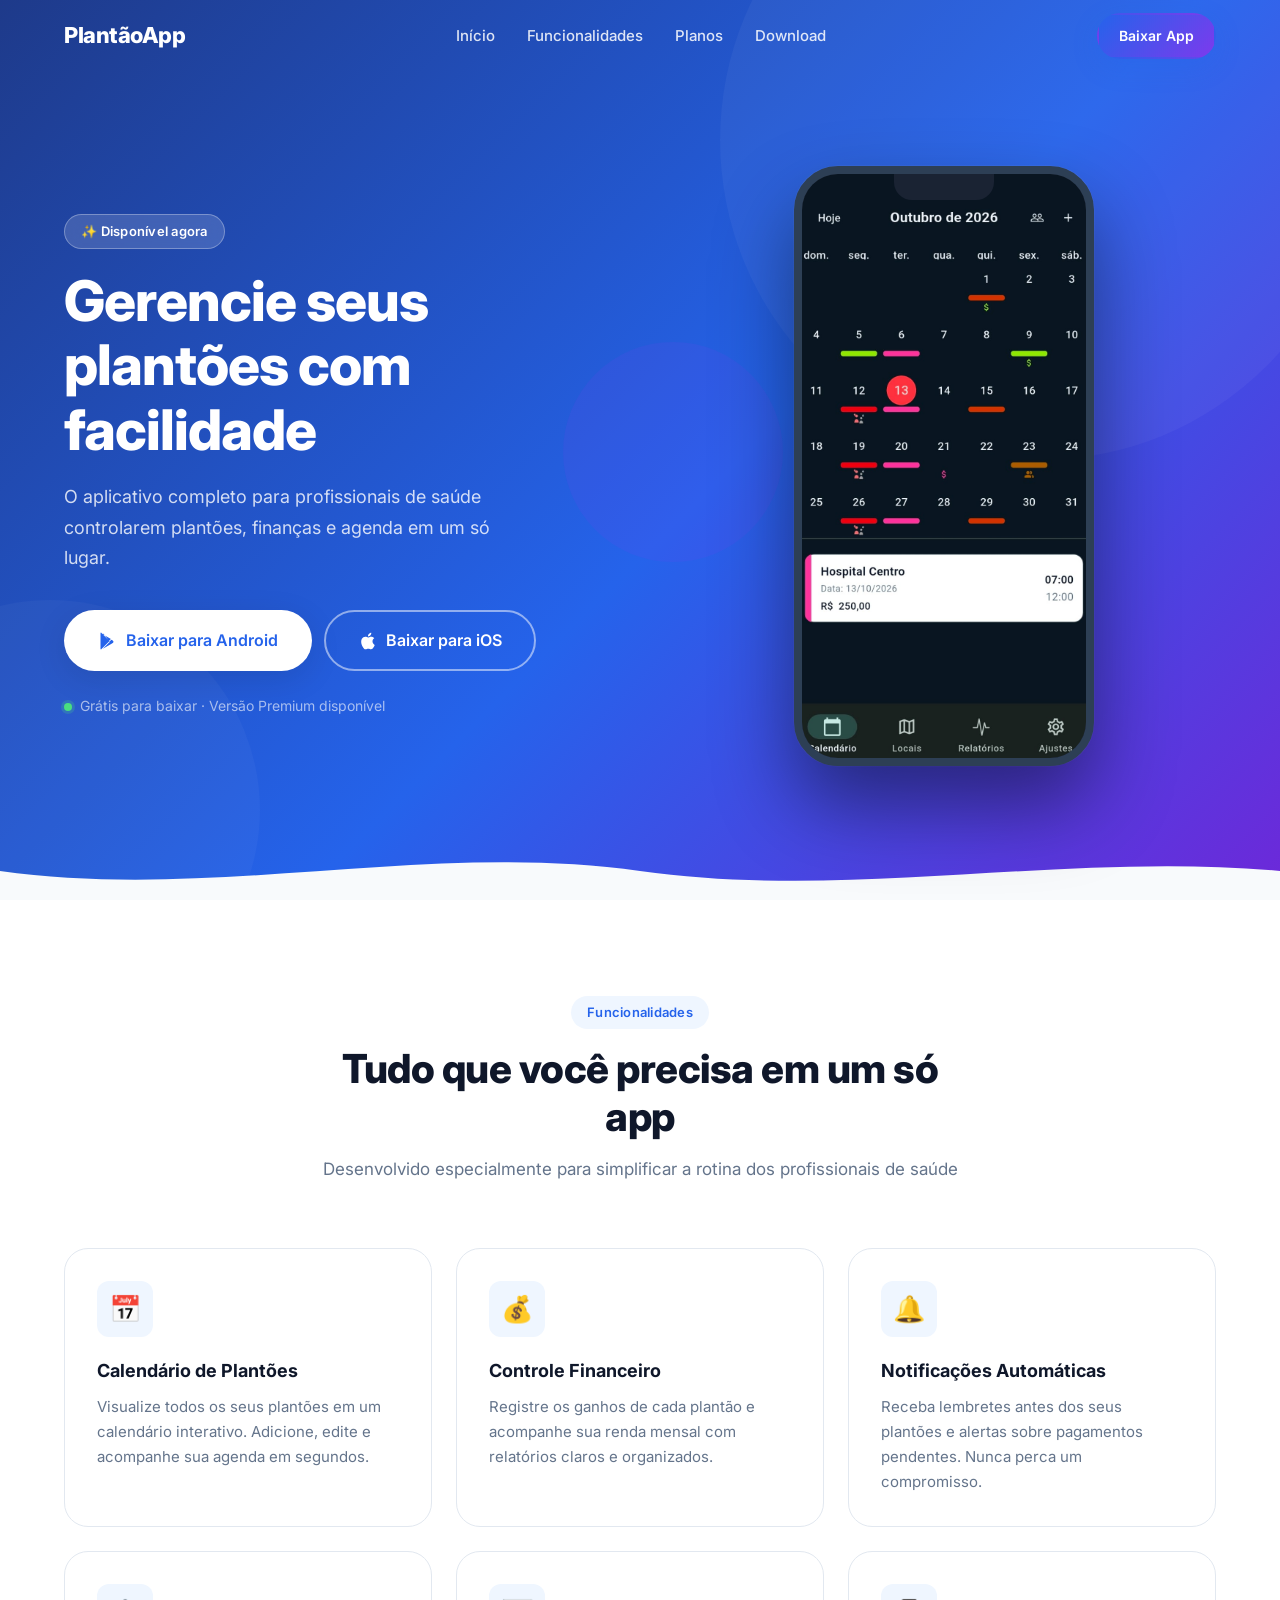
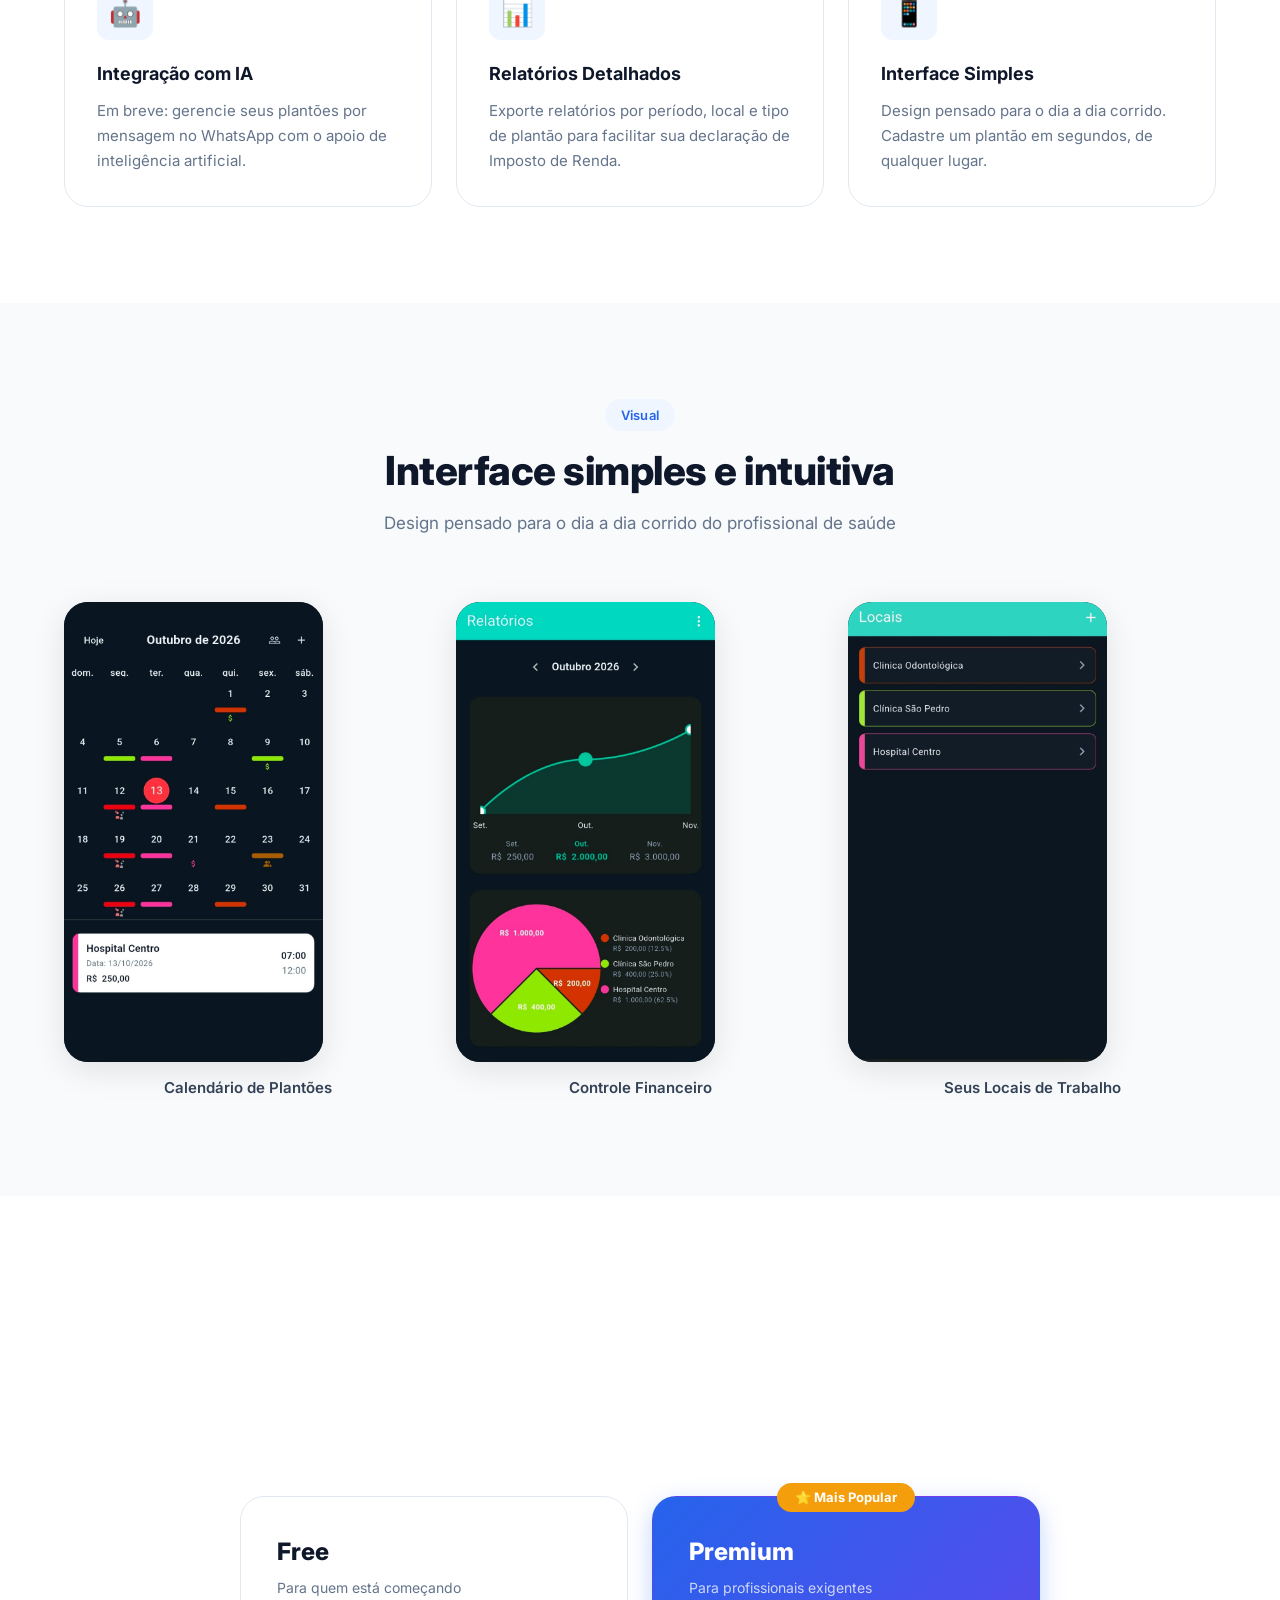
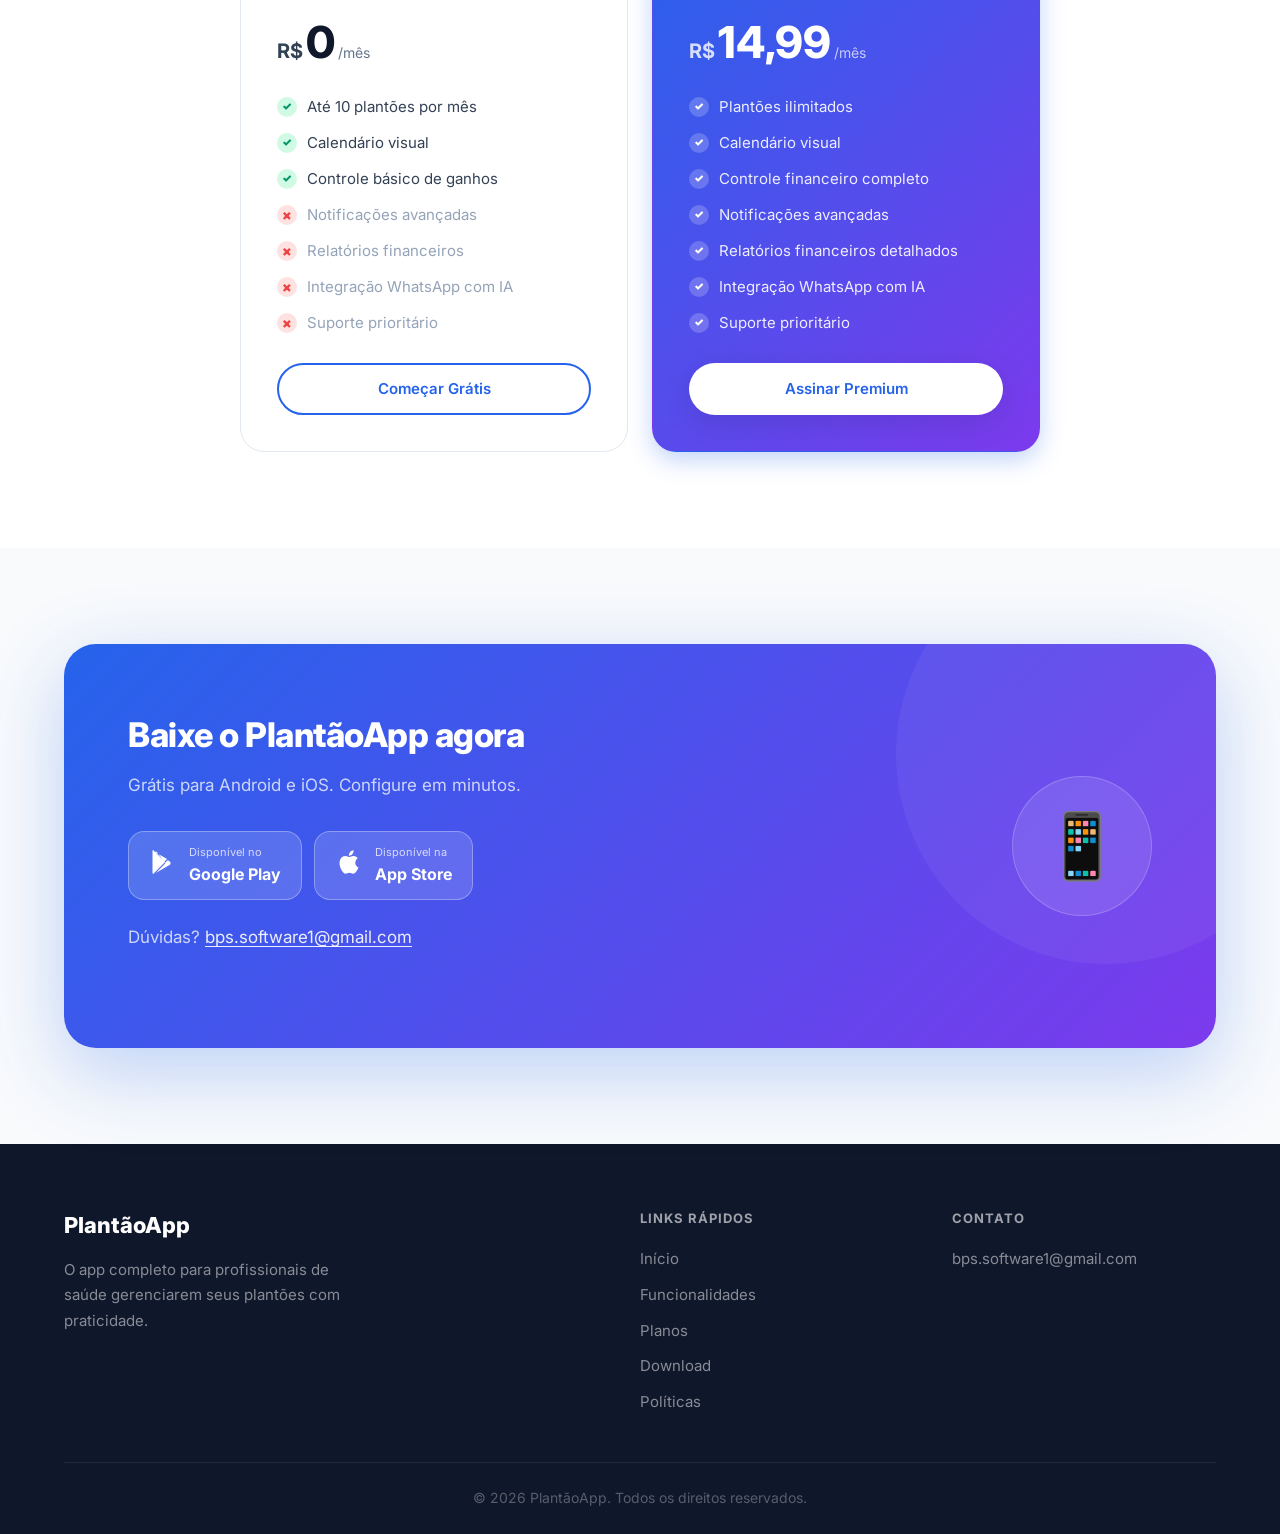
<file: index.html>
<!DOCTYPE html>
<html lang="pt-BR">
<head>
  <meta charset="UTF-8">
  <meta name="viewport" content="width=device-width, initial-scale=1.0">
  <meta name="description" id="meta-description" content="Gerencie seus plantões com facilidade">
  <meta name="theme-color" content="#2563EB">
  <title>PlantãoApp</title>
  <link rel="preconnect" href="https://fonts.googleapis.com">
  <link rel="preconnect" href="https://fonts.gstatic.com" crossorigin>
  <link href="https://fonts.googleapis.com/css2?family=Inter:wght@400;500;600;700;800&display=swap" rel="stylesheet">
  <link rel="stylesheet" href="styles.css">
</head>
<body>

  <!-- ===== NAVBAR ===== -->
  <nav class="navbar" id="navbar">
    <div class="container nav-container">
      <a href="#inicio" class="logo" id="nav-logo">APP_NAME</a>

      <ul class="nav-links" id="nav-links">
        <li><a href="#inicio" class="nav-link">Início</a></li>
        <li><a href="#funcionalidades" class="nav-link">Funcionalidades</a></li>
        <li><a href="#planos" class="nav-link">Planos</a></li>
        <li><a href="#download" class="nav-link">Download</a></li>
      </ul>

      <div class="nav-actions">
        <a href="#download" class="btn btn-primary nav-cta btn-ripple" id="nav-cta">Baixar App</a>
        <button class="hamburger" id="hamburger" aria-label="Abrir menu">
          <span></span>
          <span></span>
          <span></span>
        </button>
      </div>
    </div>
  </nav>

  <!-- ===== HERO ===== -->
  <section class="hero" id="inicio">
    <div class="hero-circles" aria-hidden="true">
      <div class="circle c1"></div>
      <div class="circle c2"></div>
      <div class="circle c3"></div>
    </div>

    <div class="container hero-container">
      <!-- Texto principal -->
      <div class="hero-text">
        <span class="badge badge-hero">✨ Disponível agora</span>
        <h1 class="hero-title" id="hero-title">Gerencie seus plantões com facilidade</h1>
        <p class="hero-subtitle" id="hero-subtitle">
          O aplicativo completo para profissionais de saúde controlarem plantões, finanças e agenda em um só lugar.
        </p>
        <div class="hero-cta">
          <a href="#" class="btn btn-white btn-large btn-ripple" id="hero-android" download>
            <svg width="20" height="20" viewBox="0 0 24 24" fill="currentColor" aria-hidden="true">
              <path d="M3.609 1.814L13.792 12 3.61 22.186a.996.996 0 01-.61-.92V2.734a1 1 0 01.609-.92zm10.89 10.893l2.302 2.302-10.937 6.333 8.635-8.635zm3.199-1.199c.539.428.829 1.019.829 1.492s-.29 1.064-.83 1.492l-1.628.942-2.504-2.504 2.504-2.504 1.629.942v.14zm-13.126-8.34l10.937 6.333-2.302 2.302L6.572 3.168z"/>
            </svg>
            Baixar para Android
          </a>
          <a href="#" class="btn btn-outline-white btn-large btn-ripple" id="hero-ios">
            <svg width="20" height="20" viewBox="0 0 24 24" fill="currentColor" aria-hidden="true">
              <path d="M18.71 19.5c-.83 1.24-1.71 2.45-3.05 2.47-1.34.03-1.77-.79-3.29-.79-1.53 0-2 .77-3.27.82-1.31.05-2.3-1.32-3.14-2.53C4.25 17 2.94 12.45 4.7 9.39c.87-1.52 2.43-2.48 4.12-2.51 1.28-.02 2.5.87 3.29.87.78 0 2.26-1.07 3.8-.91.65.03 2.47.26 3.64 1.98-.22.14-2.19 1.28-2.17 3.8.03 3.02 2.65 4.03 2.68 4.04-.03.07-.42 1.44-1.36 2.78M13 3.5c.73-.83 1.94-1.46 2.94-1.5.13 1.17-.34 2.35-1.04 3.19-.69.85-1.83 1.51-2.95 1.42-.15-1.15.41-2.35 1.05-3.11z"/>
            </svg>
            Baixar para iOS
          </a>
        </div>
        <p class="hero-note">
          <span class="dot-green" aria-hidden="true"></span>
          Grátis para baixar · Versão Premium disponível
        </p>
      </div>

      <!-- Mockup do app com captura de tela real -->
      <div class="hero-visual" aria-hidden="true">
        <div class="phone-mockup">
          <div class="phone-notch"></div>
          <div class="phone-screen">
            <img src="img/screenshot-calendario.jpg" alt="Calendário de plantões do app" class="phone-screenshot">
          </div>
        </div>
      </div>
    </div>

    <div class="hero-wave" aria-hidden="true">
      <svg viewBox="0 0 1440 60" xmlns="http://www.w3.org/2000/svg" preserveAspectRatio="none">
        <path d="M0,30 C240,60 480,0 720,30 C960,60 1200,10 1440,30 L1440,60 L0,60 Z" fill="#F8FAFC"/>
      </svg>
    </div>
  </section>

  <!-- ===== FUNCIONALIDADES ===== -->
  <section class="section features-section" id="funcionalidades">
    <div class="container">
      <div class="section-header fade-in">
        <span class="badge badge-section">Funcionalidades</span>
        <h2>Tudo que você precisa em um só app</h2>
        <p>Desenvolvido especialmente para simplificar a rotina dos profissionais de saúde</p>
      </div>
      <!-- Cards gerados dinamicamente pelo script.js via FEATURES array -->
      <div class="features-grid" id="features-grid"></div>
    </div>
  </section>

  <!-- ===== SCREENSHOTS ===== -->
  <section class="section screenshots-section" id="capturas">
    <div class="container">
      <div class="section-header fade-in">
        <span class="badge badge-section">Visual</span>
        <h2>Interface simples e intuitiva</h2>
        <p>Design pensado para o dia a dia corrido do profissional de saúde</p>
      </div>
      <div class="screenshots-grid">

        <div class="screenshot-card fade-in">
          <div class="screenshot-frame">
            <img src="img/screenshot-calendario.jpg" alt="Calendário de plantões do app">
          </div>
          <p class="screenshot-label">Calendário de Plantões</p>
        </div>

        <div class="screenshot-card fade-in">
          <div class="screenshot-frame">
            <img src="img/screenshot-relatorios.jpg" alt="Relatório financeiro do app">
          </div>
          <p class="screenshot-label">Controle Financeiro</p>
        </div>

        <div class="screenshot-card fade-in">
          <div class="screenshot-frame">
            <img src="img/screenshot-locais.jpg" alt="Locais de trabalho cadastrados no app">
          </div>
          <p class="screenshot-label">Seus Locais de Trabalho</p>
        </div>

      </div>
    </div>
  </section>

  <!-- ===== PLANOS ===== -->
  <section class="section pricing-section" id="planos">
    <div class="container">
      <div class="section-header fade-in">
        <span class="badge badge-section">Planos</span>
        <h2>Escolha o plano ideal para você</h2>
        <p>Comece gratuitamente e faça upgrade quando precisar de mais recursos</p>
      </div>
      <div class="pricing-grid">

        <!-- Plano Free -->
        <div class="pricing-card fade-in">
          <div class="plan-top">
            <h3 class="plan-name">Free</h3>
            <p class="plan-desc">Para quem está começando</p>
            <div class="plan-price">
              <span class="price-currency">R$</span>
              <span class="price-amount">0</span>
              <span class="price-period">/mês</span>
            </div>
          </div>
          <ul class="plan-features-list">
            <li class="feat-yes">Até 10 plantões por mês</li>
            <li class="feat-yes">Calendário visual</li>
            <li class="feat-yes">Controle básico de ganhos</li>
            <li class="feat-no">Notificações avançadas</li>
            <li class="feat-no">Relatórios financeiros</li>
            <li class="feat-no">Integração WhatsApp com IA</li>
            <li class="feat-no">Suporte prioritário</li>
          </ul>
          <a href="#download" class="btn btn-outline btn-full btn-ripple">Começar Grátis</a>
        </div>

        <!-- Plano Premium -->
        <div class="pricing-card pricing-featured fade-in">
          <div class="popular-tag">⭐ Mais Popular</div>
          <div class="plan-top">
            <h3 class="plan-name">Premium</h3>
            <p class="plan-desc">Para profissionais exigentes</p>
            <div class="plan-price">
              <span class="price-currency">R$</span>
              <span class="price-amount">14,99</span>
              <span class="price-period">/mês</span>
            </div>
          </div>
          <ul class="plan-features-list">
            <li class="feat-yes">Plantões ilimitados</li>
            <li class="feat-yes">Calendário visual</li>
            <li class="feat-yes">Controle financeiro completo</li>
            <li class="feat-yes">Notificações avançadas</li>
            <li class="feat-yes">Relatórios financeiros detalhados</li>
            <li class="feat-yes">Integração WhatsApp com IA</li>
            <li class="feat-yes">Suporte prioritário</li>
          </ul>
          <a href="#" class="btn btn-white btn-full btn-ripple" id="premium-btn">Assinar Premium</a>
        </div>

      </div>
    </div>
  </section>

  <!-- ===== DOWNLOAD ===== -->
  <section class="download-section" id="download">
    <div class="container">
      <div class="download-inner fade-in">
        <div class="download-text">
          <h2 id="download-title">Baixe agora e comece a organizar seus plantões</h2>
          <p id="download-subtitle">Grátis para Android e iOS. Configure em minutos.</p>
          <div class="store-buttons">
            <a href="#" class="store-btn btn-ripple" id="download-android" download>
              <div class="store-icon">
                <svg width="28" height="28" viewBox="0 0 24 24" fill="currentColor">
                  <path d="M3.609 1.814L13.792 12 3.61 22.186a.996.996 0 01-.61-.92V2.734a1 1 0 01.609-.92zm10.89 10.893l2.302 2.302-10.937 6.333 8.635-8.635zm3.199-1.199c.539.428.829 1.019.829 1.492s-.29 1.064-.83 1.492l-1.628.942-2.504-2.504 2.504-2.504 1.629.942v.14zm-13.126-8.34l10.937 6.333-2.302 2.302L6.572 3.168z"/>
                </svg>
              </div>
              <div class="store-text">
                <small>Disponível no</small>
                <strong>Google Play</strong>
              </div>
            </a>
            <a href="#" class="store-btn btn-ripple" id="download-ios">
              <div class="store-icon">
                <svg width="28" height="28" viewBox="0 0 24 24" fill="currentColor">
                  <path d="M18.71 19.5c-.83 1.24-1.71 2.45-3.05 2.47-1.34.03-1.77-.79-3.29-.79-1.53 0-2 .77-3.27.82-1.31.05-2.3-1.32-3.14-2.53C4.25 17 2.94 12.45 4.7 9.39c.87-1.52 2.43-2.48 4.12-2.51 1.28-.02 2.5.87 3.29.87.78 0 2.26-1.07 3.8-.91.65.03 2.47.26 3.64 1.98-.22.14-2.19 1.28-2.17 3.8.03 3.02 2.65 4.03 2.68 4.04-.03.07-.42 1.44-1.36 2.78M13 3.5c.73-.83 1.94-1.46 2.94-1.5.13 1.17-.34 2.35-1.04 3.19-.69.85-1.83 1.51-2.95 1.42-.15-1.15.41-2.35 1.05-3.11z"/>
                </svg>
              </div>
              <div class="store-text">
                <small>Disponível na</small>
                <strong>App Store</strong>
              </div>
            </a>
          </div>
          <p class="download-contact">
            Dúvidas? <a href="https://mail.google.com/mail/?view=cm&amp;fs=1&amp;to=bps.software1@gmail.com" target="_blank" rel="noopener" id="download-email">bps.software1@gmail.com</a>
          </p>
        </div>
        <div class="download-illustration" aria-hidden="true">
          <div class="dl-circle">📱</div>
        </div>
      </div>
    </div>
  </section>

  <!-- ===== FOOTER ===== -->
  <footer class="footer">
    <div class="container">
      <div class="footer-grid">
        <div class="footer-col footer-brand">
          <span class="footer-logo" id="footer-logo">APP_NAME</span>
          <p class="footer-desc" id="footer-description">
            O app completo para profissionais de saúde gerenciarem seus plantões com praticidade.
          </p>
        </div>
        <div class="footer-col">
          <h4 class="footer-heading">Links Rápidos</h4>
          <ul class="footer-links">
            <li><a href="#inicio">Início</a></li>
            <li><a href="#funcionalidades">Funcionalidades</a></li>
            <li><a href="#planos">Planos</a></li>
            <li><a href="#download">Download</a></li>
            <li><a href="politicas.html" target="_blank" rel="noopener">Políticas</a></li>
          </ul>
        </div>
        <div class="footer-col">
          <h4 class="footer-heading">Contato</h4>
          <ul class="footer-links">
            <li><a href="https://mail.google.com/mail/?view=cm&amp;fs=1&amp;to=bps.software1@gmail.com" target="_blank" rel="noopener" id="footer-email">bps.software1@gmail.com</a></li>
          </ul>
        </div>
      </div>
      <div class="footer-bottom">
        <p id="footer-copy">© 2025 APP_NAME. Todos os direitos reservados.</p>
      </div>
    </div>
  </footer>

  <script src="script.js"></script>
</body>
</html>
</file>
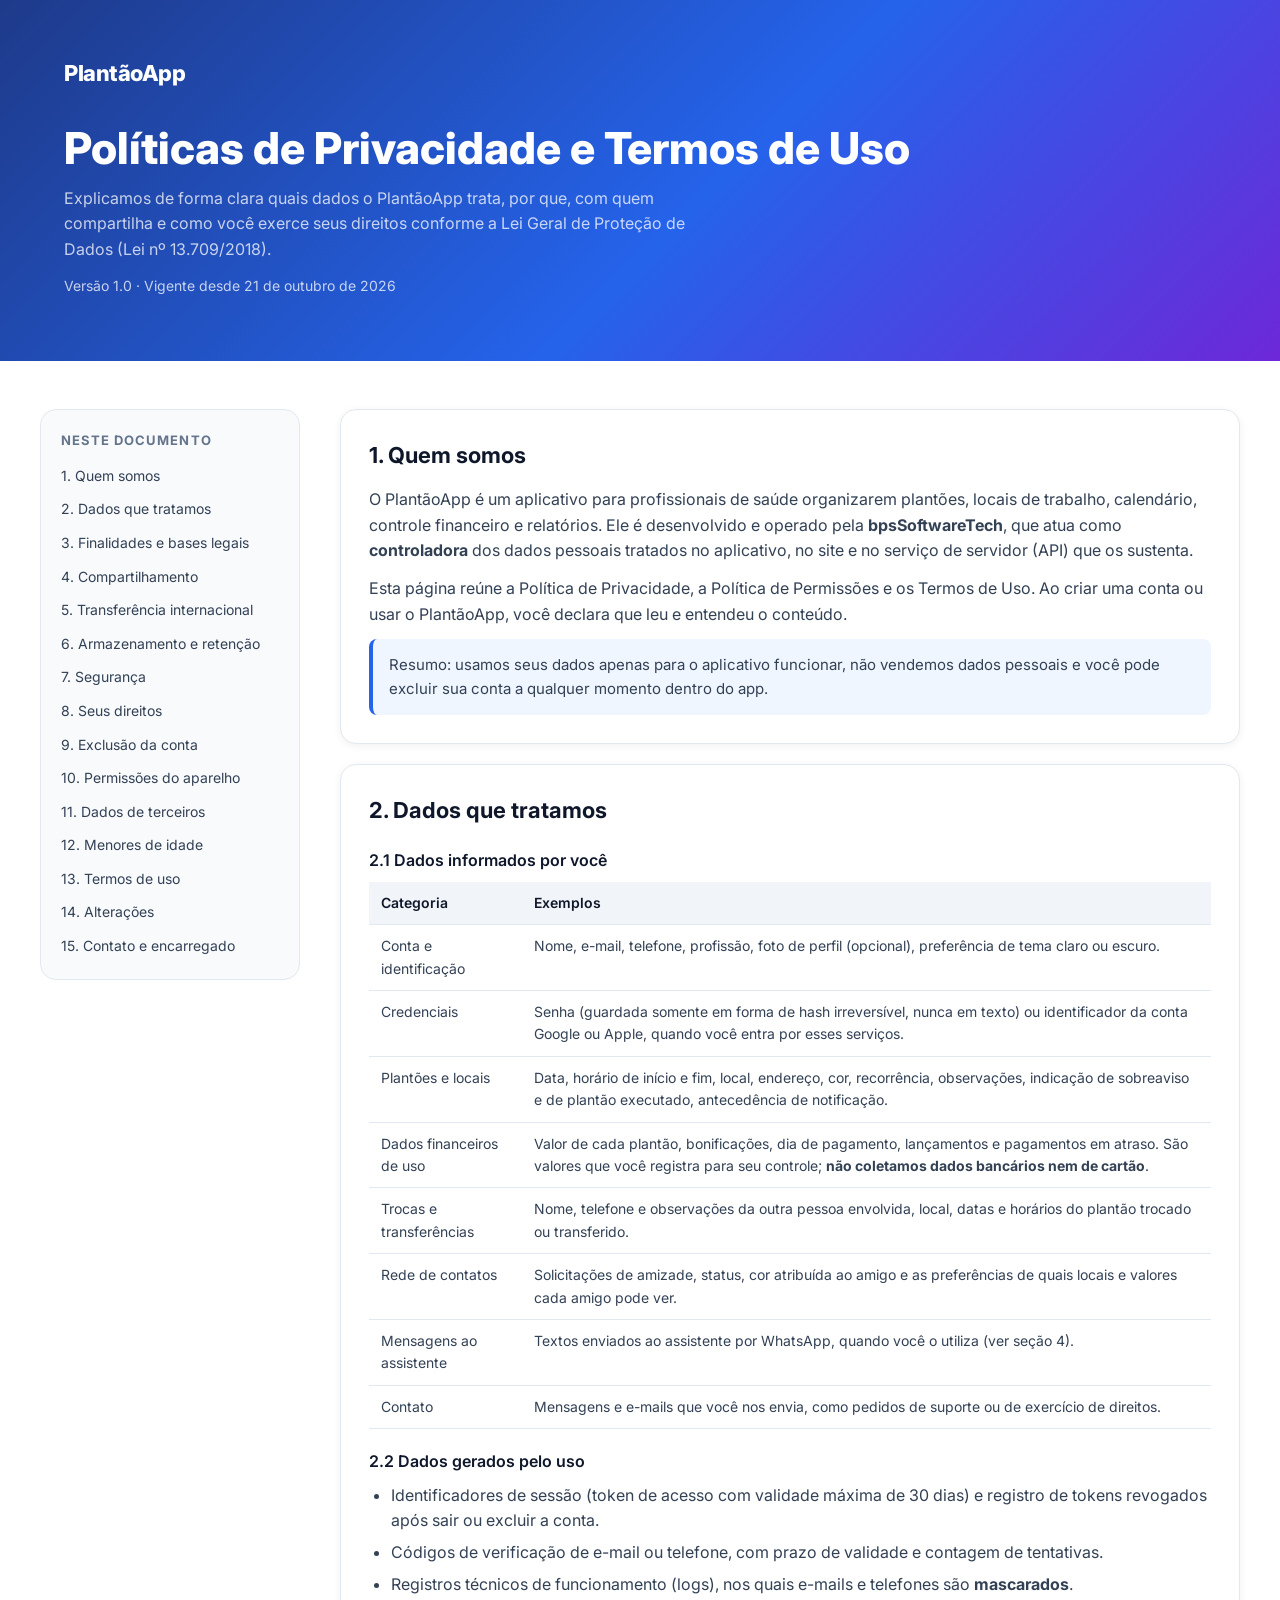
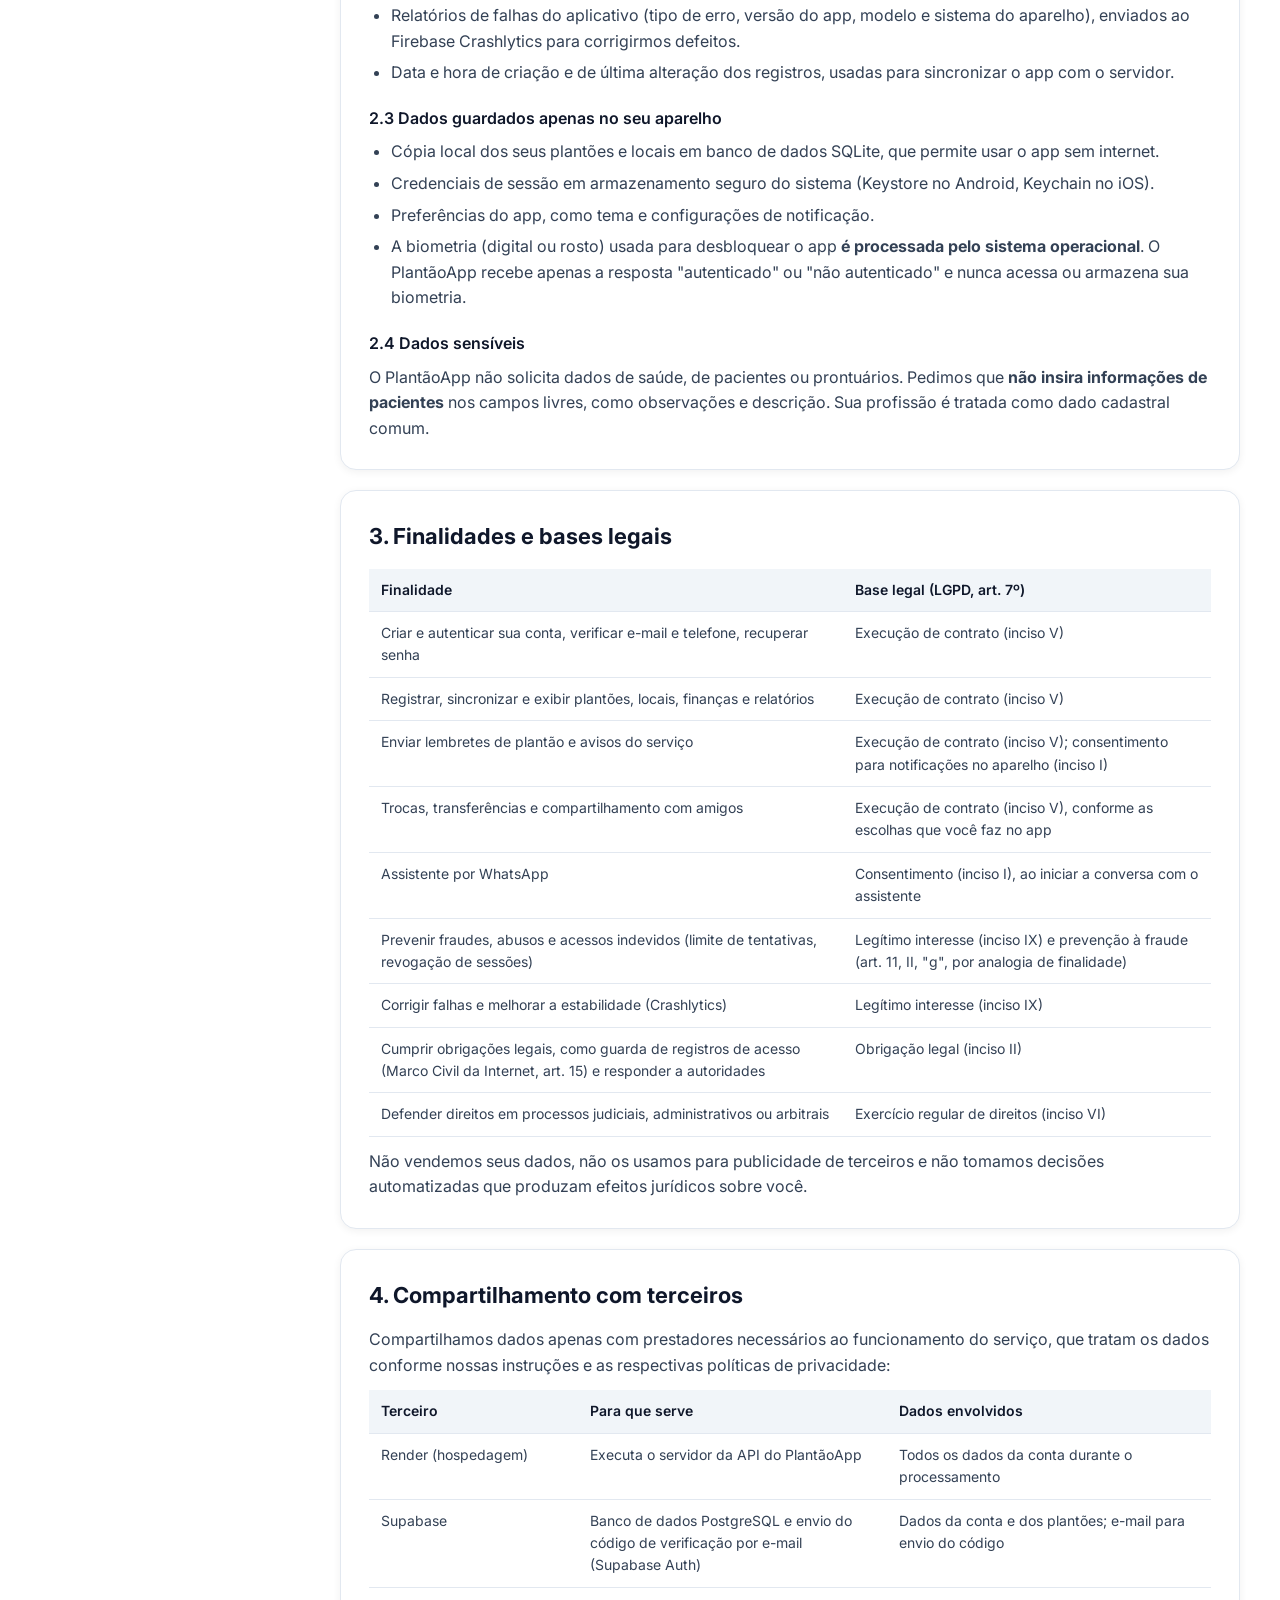
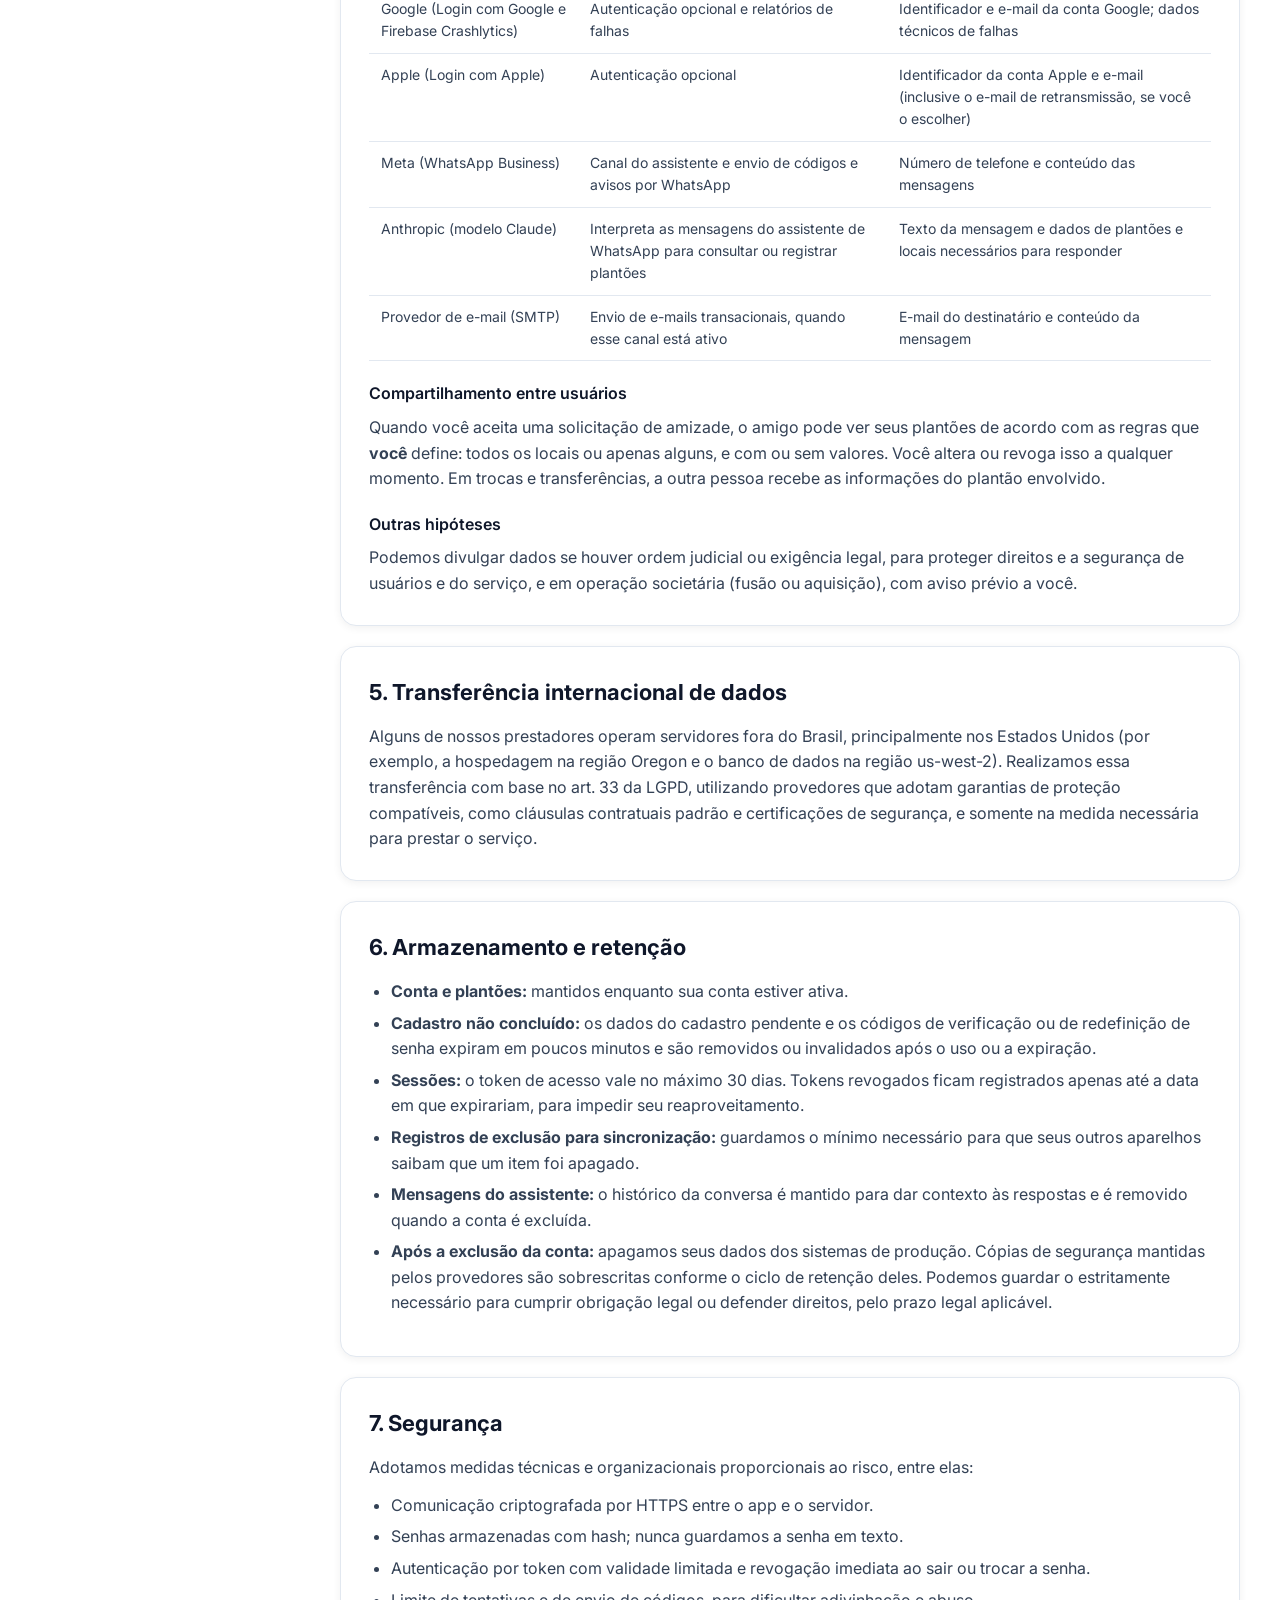
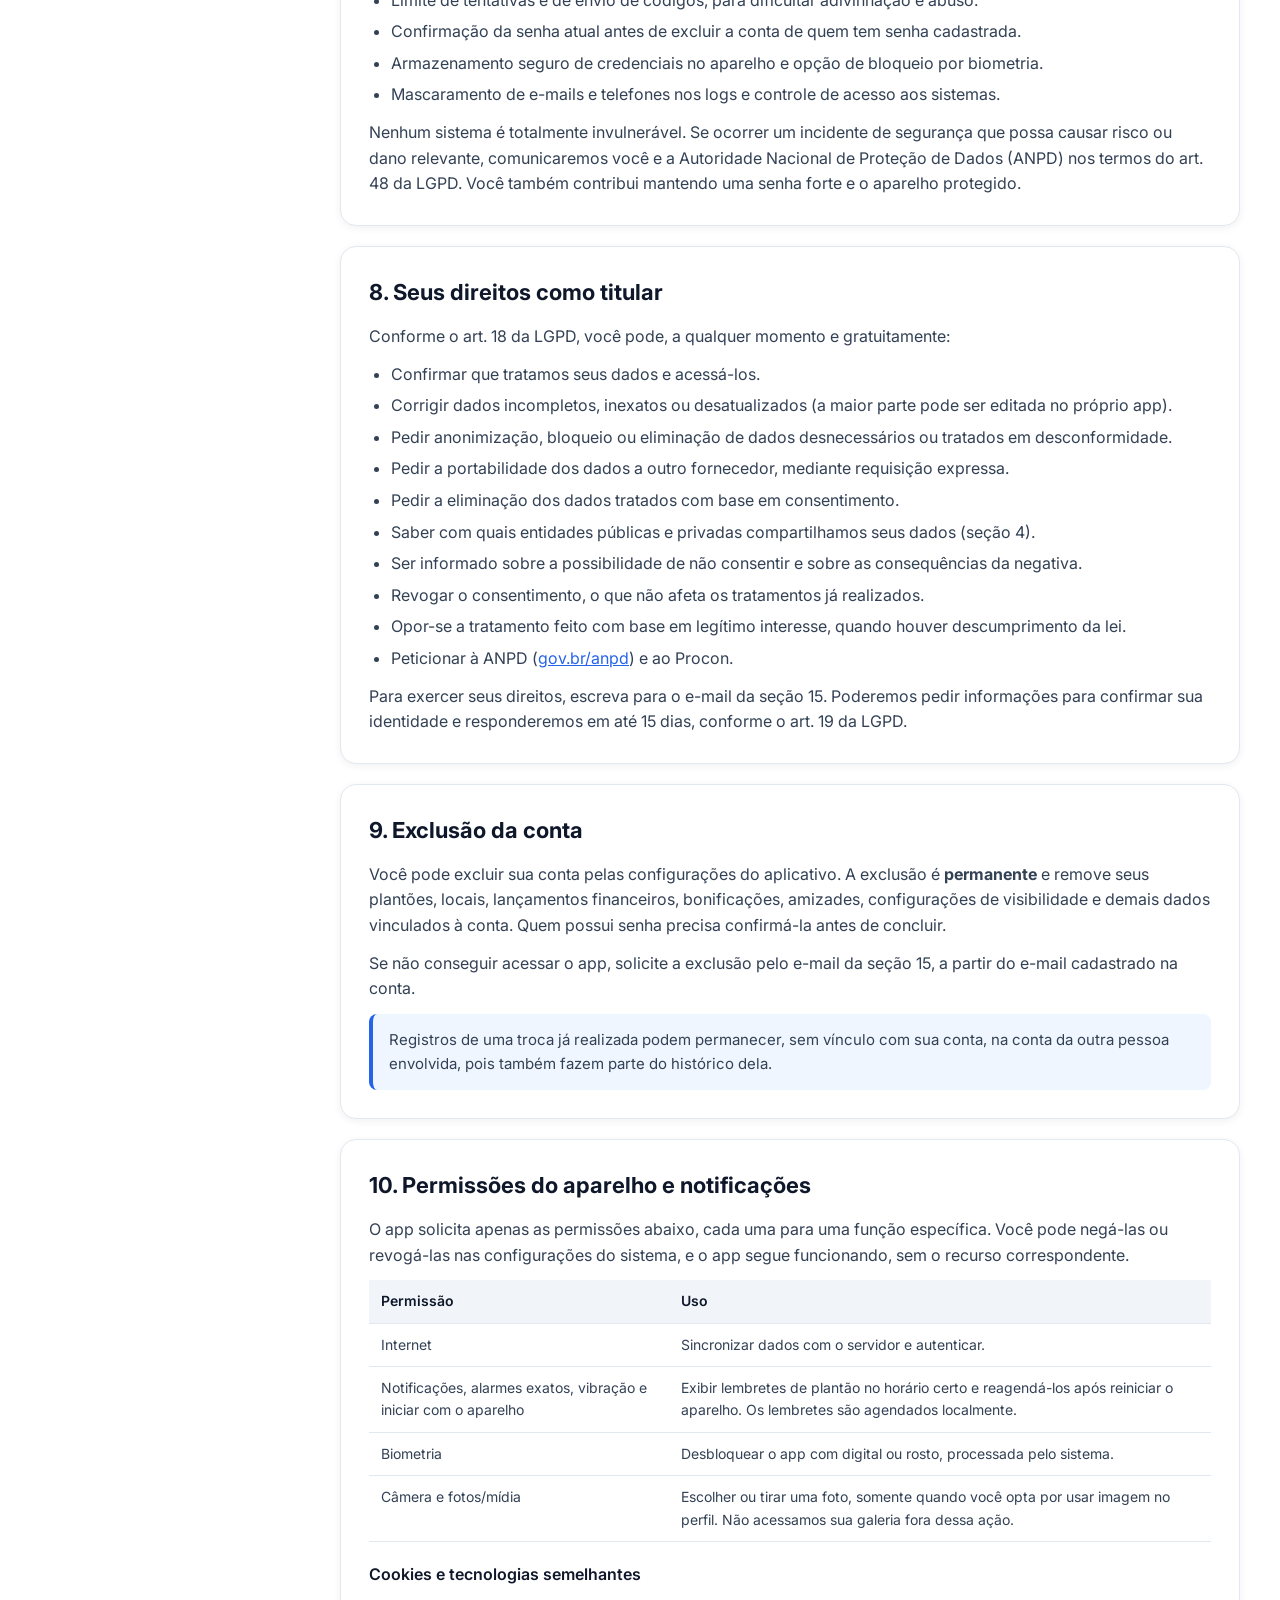
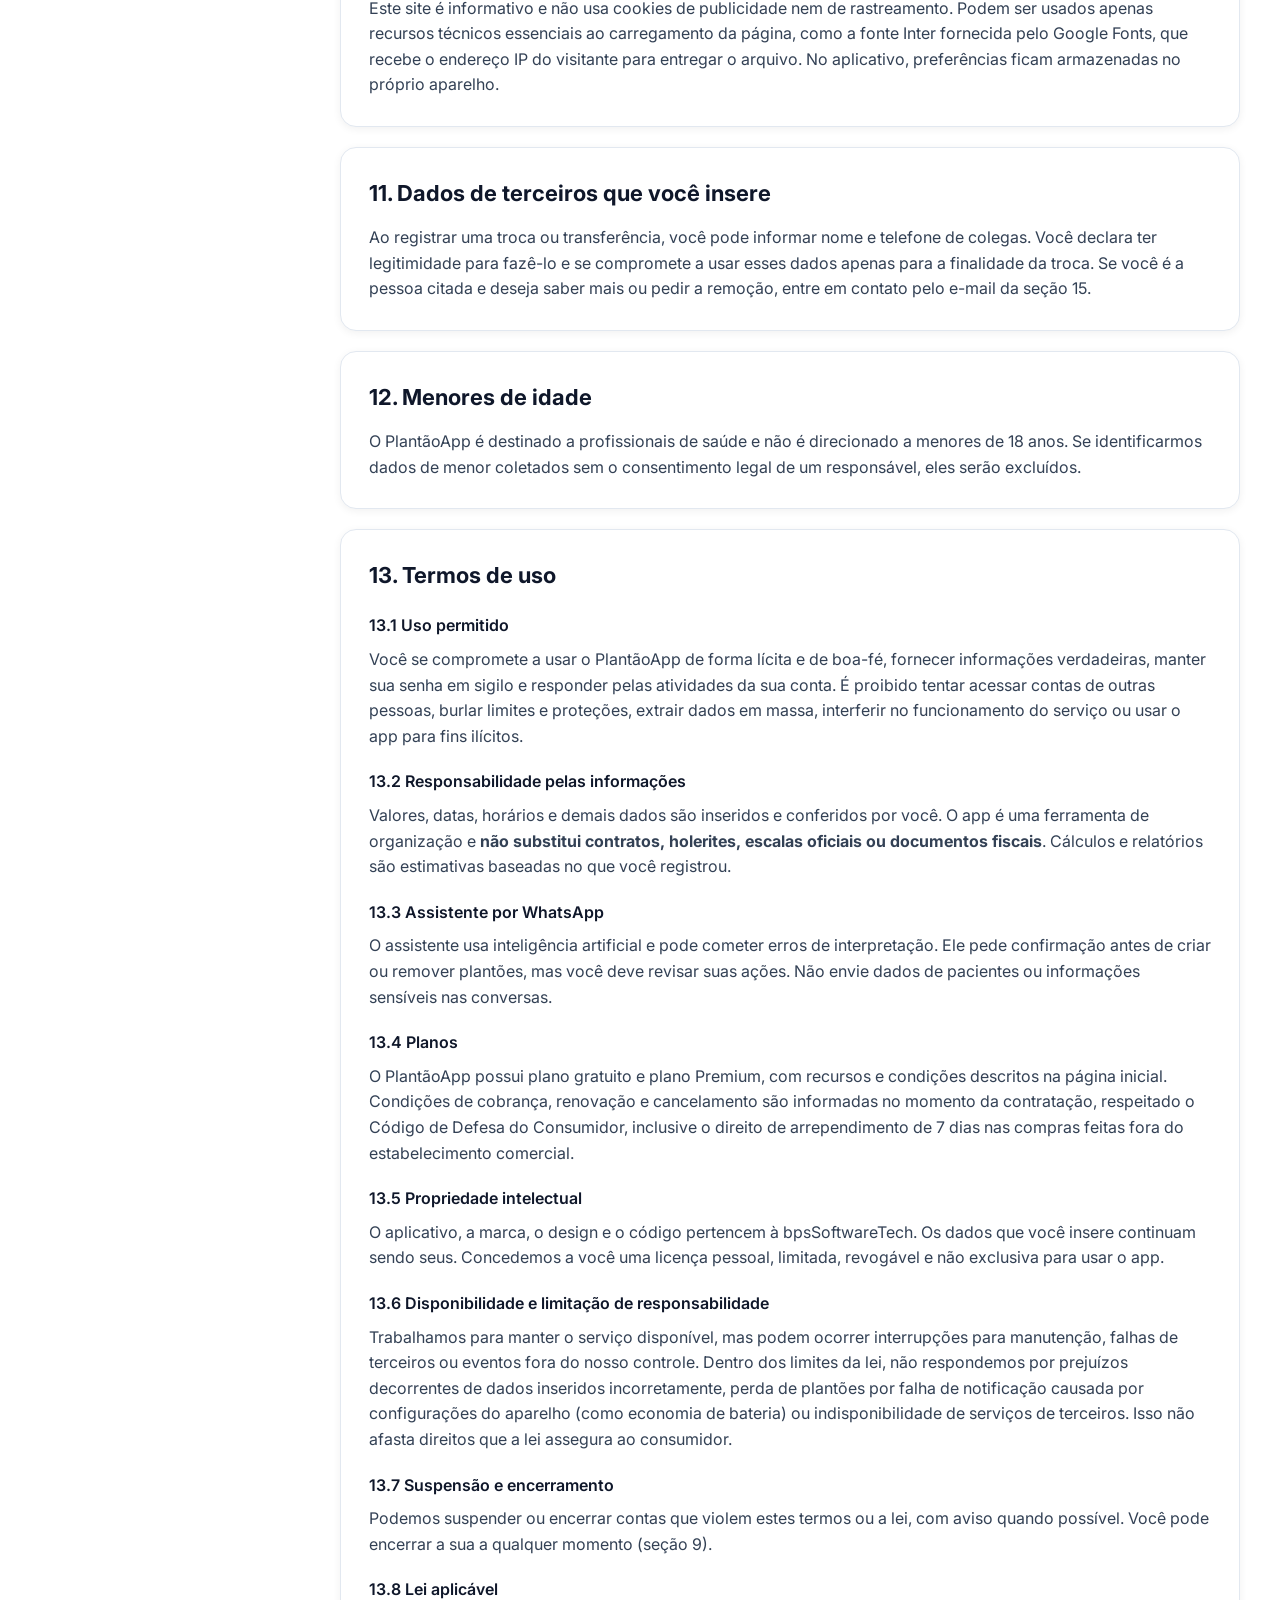
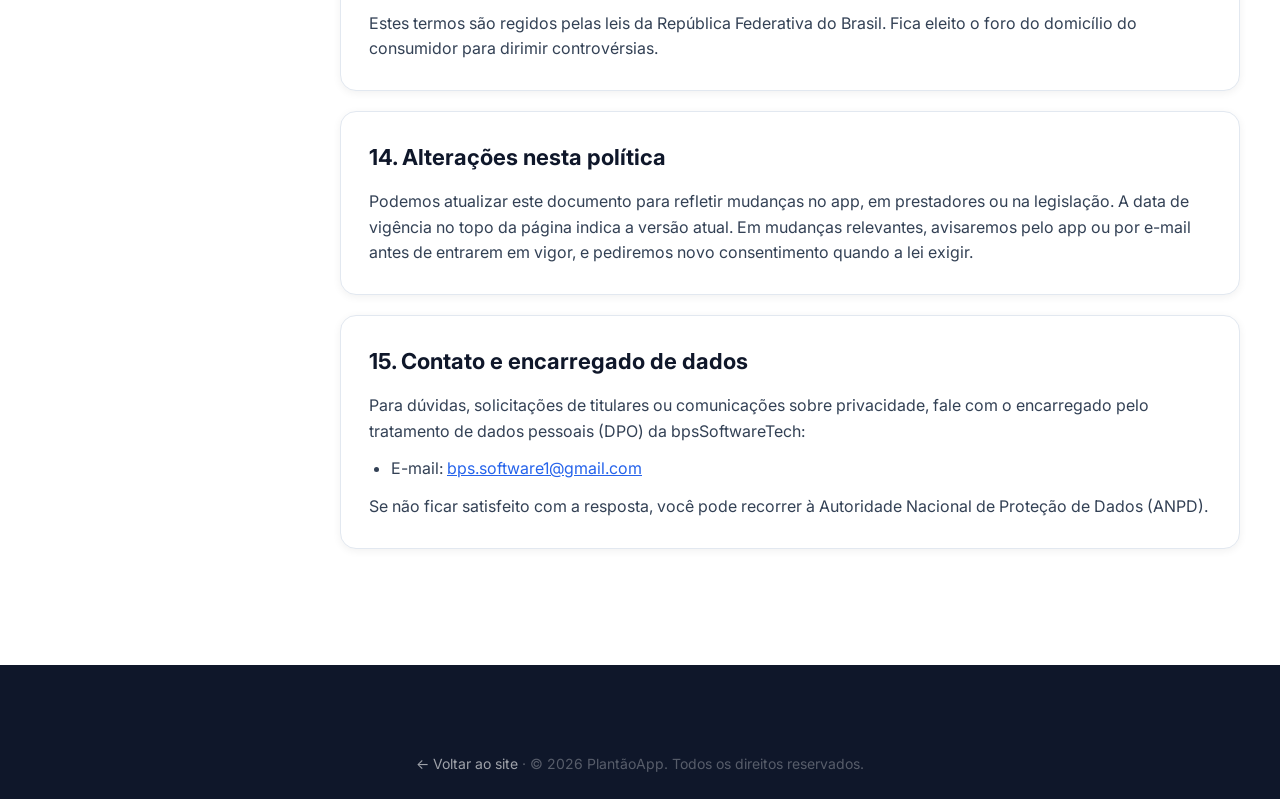
<file: politicas.html>
<!DOCTYPE html>
<html lang="pt-BR">
<head>
  <meta charset="UTF-8">
  <meta name="viewport" content="width=device-width, initial-scale=1.0">
  <meta name="description" content="Termos de Uso, Política de Privacidade e Política de Cookies e Permissões do PlantãoApp, em conformidade com a LGPD.">
  <meta name="theme-color" content="#2563EB">
  <title>Políticas · PlantãoApp</title>
  <link rel="preconnect" href="https://fonts.googleapis.com">
  <link rel="preconnect" href="https://fonts.gstatic.com" crossorigin>
  <link href="https://fonts.googleapis.com/css2?family=Inter:wght@400;500;600;700;800&display=swap" rel="stylesheet">
  <link rel="stylesheet" href="styles.css">
</head>
<body>

  <header class="policy-hero">
    <div class="container">
      <a href="index.html" class="logo-link">PlantãoApp</a>
      <h1>Políticas de Privacidade e Termos de Uso</h1>
      <p>Explicamos de forma clara quais dados o PlantãoApp trata, por que, com quem compartilha e como você exerce seus direitos conforme a Lei Geral de Proteção de Dados (Lei nº 13.709/2018).</p>
      <p class="policy-meta">Versão 1.0 · Vigente desde 21 de outubro de 2026</p>
    </div>
  </header>

  <main class="container policy-layout">

    <nav class="policy-toc" aria-label="Índice">
      <h2>Neste documento</h2>
      <ol>
        <li><a href="#quem-somos">1. Quem somos</a></li>
        <li><a href="#dados-coletados">2. Dados que tratamos</a></li>
        <li><a href="#finalidades">3. Finalidades e bases legais</a></li>
        <li><a href="#compartilhamento">4. Compartilhamento</a></li>
        <li><a href="#transferencia">5. Transferência internacional</a></li>
        <li><a href="#armazenamento">6. Armazenamento e retenção</a></li>
        <li><a href="#seguranca">7. Segurança</a></li>
        <li><a href="#direitos">8. Seus direitos</a></li>
        <li><a href="#exclusao">9. Exclusão da conta</a></li>
        <li><a href="#permissoes">10. Permissões do aparelho</a></li>
        <li><a href="#terceiros-dados">11. Dados de terceiros</a></li>
        <li><a href="#menores">12. Menores de idade</a></li>
        <li><a href="#termos">13. Termos de uso</a></li>
        <li><a href="#alteracoes">14. Alterações</a></li>
        <li><a href="#contato">15. Contato e encarregado</a></li>
      </ol>
    </nav>

    <div>

      <section class="policy-section" id="quem-somos">
        <h2>1. Quem somos</h2>
        <p>O PlantãoApp é um aplicativo para profissionais de saúde organizarem plantões, locais de trabalho, calendário, controle financeiro e relatórios. Ele é desenvolvido e operado pela <strong>bpsSoftwareTech</strong>, que atua como <strong>controladora</strong> dos dados pessoais tratados no aplicativo, no site e no serviço de servidor (API) que os sustenta.</p>
        <p>Esta página reúne a Política de Privacidade, a Política de Permissões e os Termos de Uso. Ao criar uma conta ou usar o PlantãoApp, você declara que leu e entendeu o conteúdo.</p>
        <div class="policy-note">Resumo: usamos seus dados apenas para o aplicativo funcionar, não vendemos dados pessoais e você pode excluir sua conta a qualquer momento dentro do app.</div>
      </section>

      <section class="policy-section" id="dados-coletados">
        <h2>2. Dados que tratamos</h2>
        <h3>2.1 Dados informados por você</h3>
        <div class="policy-table-wrap">
          <table class="policy-table">
            <thead><tr><th>Categoria</th><th>Exemplos</th></tr></thead>
            <tbody>
              <tr><td>Conta e identificação</td><td>Nome, e-mail, telefone, profissão, foto de perfil (opcional), preferência de tema claro ou escuro.</td></tr>
              <tr><td>Credenciais</td><td>Senha (guardada somente em forma de hash irreversível, nunca em texto) ou identificador da conta Google ou Apple, quando você entra por esses serviços.</td></tr>
              <tr><td>Plantões e locais</td><td>Data, horário de início e fim, local, endereço, cor, recorrência, observações, indicação de sobreaviso e de plantão executado, antecedência de notificação.</td></tr>
              <tr><td>Dados financeiros de uso</td><td>Valor de cada plantão, bonificações, dia de pagamento, lançamentos e pagamentos em atraso. São valores que você registra para seu controle; <strong>não coletamos dados bancários nem de cartão</strong>.</td></tr>
              <tr><td>Trocas e transferências</td><td>Nome, telefone e observações da outra pessoa envolvida, local, datas e horários do plantão trocado ou transferido.</td></tr>
              <tr><td>Rede de contatos</td><td>Solicitações de amizade, status, cor atribuída ao amigo e as preferências de quais locais e valores cada amigo pode ver.</td></tr>
              <tr><td>Mensagens ao assistente</td><td>Textos enviados ao assistente por WhatsApp, quando você o utiliza (ver seção 4).</td></tr>
              <tr><td>Contato</td><td>Mensagens e e-mails que você nos envia, como pedidos de suporte ou de exercício de direitos.</td></tr>
            </tbody>
          </table>
        </div>

        <h3>2.2 Dados gerados pelo uso</h3>
        <ul>
          <li>Identificadores de sessão (token de acesso com validade máxima de 30 dias) e registro de tokens revogados após sair ou excluir a conta.</li>
          <li>Códigos de verificação de e-mail ou telefone, com prazo de validade e contagem de tentativas.</li>
          <li>Registros técnicos de funcionamento (logs), nos quais e-mails e telefones são <strong>mascarados</strong>.</li>
          <li>Relatórios de falhas do aplicativo (tipo de erro, versão do app, modelo e sistema do aparelho), enviados ao Firebase Crashlytics para corrigirmos defeitos.</li>
          <li>Data e hora de criação e de última alteração dos registros, usadas para sincronizar o app com o servidor.</li>
        </ul>

        <h3>2.3 Dados guardados apenas no seu aparelho</h3>
        <ul>
          <li>Cópia local dos seus plantões e locais em banco de dados SQLite, que permite usar o app sem internet.</li>
          <li>Credenciais de sessão em armazenamento seguro do sistema (Keystore no Android, Keychain no iOS).</li>
          <li>Preferências do app, como tema e configurações de notificação.</li>
          <li>A biometria (digital ou rosto) usada para desbloquear o app <strong>é processada pelo sistema operacional</strong>. O PlantãoApp recebe apenas a resposta "autenticado" ou "não autenticado" e nunca acessa ou armazena sua biometria.</li>
        </ul>

        <h3>2.4 Dados sensíveis</h3>
        <p>O PlantãoApp não solicita dados de saúde, de pacientes ou prontuários. Pedimos que <strong>não insira informações de pacientes</strong> nos campos livres, como observações e descrição. Sua profissão é tratada como dado cadastral comum.</p>
      </section>

      <section class="policy-section" id="finalidades">
        <h2>3. Finalidades e bases legais</h2>
        <div class="policy-table-wrap">
          <table class="policy-table">
            <thead><tr><th>Finalidade</th><th>Base legal (LGPD, art. 7º)</th></tr></thead>
            <tbody>
              <tr><td>Criar e autenticar sua conta, verificar e-mail e telefone, recuperar senha</td><td>Execução de contrato (inciso V)</td></tr>
              <tr><td>Registrar, sincronizar e exibir plantões, locais, finanças e relatórios</td><td>Execução de contrato (inciso V)</td></tr>
              <tr><td>Enviar lembretes de plantão e avisos do serviço</td><td>Execução de contrato (inciso V); consentimento para notificações no aparelho (inciso I)</td></tr>
              <tr><td>Trocas, transferências e compartilhamento com amigos</td><td>Execução de contrato (inciso V), conforme as escolhas que você faz no app</td></tr>
              <tr><td>Assistente por WhatsApp</td><td>Consentimento (inciso I), ao iniciar a conversa com o assistente</td></tr>
              <tr><td>Prevenir fraudes, abusos e acessos indevidos (limite de tentativas, revogação de sessões)</td><td>Legítimo interesse (inciso IX) e prevenção à fraude (art. 11, II, "g", por analogia de finalidade)</td></tr>
              <tr><td>Corrigir falhas e melhorar a estabilidade (Crashlytics)</td><td>Legítimo interesse (inciso IX)</td></tr>
              <tr><td>Cumprir obrigações legais, como guarda de registros de acesso (Marco Civil da Internet, art. 15) e responder a autoridades</td><td>Obrigação legal (inciso II)</td></tr>
              <tr><td>Defender direitos em processos judiciais, administrativos ou arbitrais</td><td>Exercício regular de direitos (inciso VI)</td></tr>
            </tbody>
          </table>
        </div>
        <p>Não vendemos seus dados, não os usamos para publicidade de terceiros e não tomamos decisões automatizadas que produzam efeitos jurídicos sobre você.</p>
      </section>

      <section class="policy-section" id="compartilhamento">
        <h2>4. Compartilhamento com terceiros</h2>
        <p>Compartilhamos dados apenas com prestadores necessários ao funcionamento do serviço, que tratam os dados conforme nossas instruções e as respectivas políticas de privacidade:</p>
        <div class="policy-table-wrap">
          <table class="policy-table">
            <thead><tr><th>Terceiro</th><th>Para que serve</th><th>Dados envolvidos</th></tr></thead>
            <tbody>
              <tr><td>Render (hospedagem)</td><td>Executa o servidor da API do PlantãoApp</td><td>Todos os dados da conta durante o processamento</td></tr>
              <tr><td>Supabase</td><td>Banco de dados PostgreSQL e envio do código de verificação por e-mail (Supabase Auth)</td><td>Dados da conta e dos plantões; e-mail para envio do código</td></tr>
              <tr><td>Google (Login com Google e Firebase Crashlytics)</td><td>Autenticação opcional e relatórios de falhas</td><td>Identificador e e-mail da conta Google; dados técnicos de falhas</td></tr>
              <tr><td>Apple (Login com Apple)</td><td>Autenticação opcional</td><td>Identificador da conta Apple e e-mail (inclusive o e-mail de retransmissão, se você o escolher)</td></tr>
              <tr><td>Meta (WhatsApp Business)</td><td>Canal do assistente e envio de códigos e avisos por WhatsApp</td><td>Número de telefone e conteúdo das mensagens</td></tr>
              <tr><td>Anthropic (modelo Claude)</td><td>Interpreta as mensagens do assistente de WhatsApp para consultar ou registrar plantões</td><td>Texto da mensagem e dados de plantões e locais necessários para responder</td></tr>
              <tr><td>Provedor de e-mail (SMTP)</td><td>Envio de e-mails transacionais, quando esse canal está ativo</td><td>E-mail do destinatário e conteúdo da mensagem</td></tr>
            </tbody>
          </table>
        </div>

        <h3>Compartilhamento entre usuários</h3>
        <p>Quando você aceita uma solicitação de amizade, o amigo pode ver seus plantões de acordo com as regras que <strong>você</strong> define: todos os locais ou apenas alguns, e com ou sem valores. Você altera ou revoga isso a qualquer momento. Em trocas e transferências, a outra pessoa recebe as informações do plantão envolvido.</p>

        <h3>Outras hipóteses</h3>
        <p>Podemos divulgar dados se houver ordem judicial ou exigência legal, para proteger direitos e a segurança de usuários e do serviço, e em operação societária (fusão ou aquisição), com aviso prévio a você.</p>
      </section>

      <section class="policy-section" id="transferencia">
        <h2>5. Transferência internacional de dados</h2>
        <p>Alguns de nossos prestadores operam servidores fora do Brasil, principalmente nos Estados Unidos (por exemplo, a hospedagem na região Oregon e o banco de dados na região us-west-2). Realizamos essa transferência com base no art. 33 da LGPD, utilizando provedores que adotam garantias de proteção compatíveis, como cláusulas contratuais padrão e certificações de segurança, e somente na medida necessária para prestar o serviço.</p>
      </section>

      <section class="policy-section" id="armazenamento">
        <h2>6. Armazenamento e retenção</h2>
        <ul>
          <li><strong>Conta e plantões:</strong> mantidos enquanto sua conta estiver ativa.</li>
          <li><strong>Cadastro não concluído:</strong> os dados do cadastro pendente e os códigos de verificação ou de redefinição de senha expiram em poucos minutos e são removidos ou invalidados após o uso ou a expiração.</li>
          <li><strong>Sessões:</strong> o token de acesso vale no máximo 30 dias. Tokens revogados ficam registrados apenas até a data em que expirariam, para impedir seu reaproveitamento.</li>
          <li><strong>Registros de exclusão para sincronização:</strong> guardamos o mínimo necessário para que seus outros aparelhos saibam que um item foi apagado.</li>
          <li><strong>Mensagens do assistente:</strong> o histórico da conversa é mantido para dar contexto às respostas e é removido quando a conta é excluída.</li>
          <li><strong>Após a exclusão da conta:</strong> apagamos seus dados dos sistemas de produção. Cópias de segurança mantidas pelos provedores são sobrescritas conforme o ciclo de retenção deles. Podemos guardar o estritamente necessário para cumprir obrigação legal ou defender direitos, pelo prazo legal aplicável.</li>
        </ul>
      </section>

      <section class="policy-section" id="seguranca">
        <h2>7. Segurança</h2>
        <p>Adotamos medidas técnicas e organizacionais proporcionais ao risco, entre elas:</p>
        <ul>
          <li>Comunicação criptografada por HTTPS entre o app e o servidor.</li>
          <li>Senhas armazenadas com hash; nunca guardamos a senha em texto.</li>
          <li>Autenticação por token com validade limitada e revogação imediata ao sair ou trocar a senha.</li>
          <li>Limite de tentativas e de envio de códigos, para dificultar adivinhação e abuso.</li>
          <li>Confirmação da senha atual antes de excluir a conta de quem tem senha cadastrada.</li>
          <li>Armazenamento seguro de credenciais no aparelho e opção de bloqueio por biometria.</li>
          <li>Mascaramento de e-mails e telefones nos logs e controle de acesso aos sistemas.</li>
        </ul>
        <p>Nenhum sistema é totalmente invulnerável. Se ocorrer um incidente de segurança que possa causar risco ou dano relevante, comunicaremos você e a Autoridade Nacional de Proteção de Dados (ANPD) nos termos do art. 48 da LGPD. Você também contribui mantendo uma senha forte e o aparelho protegido.</p>
      </section>

      <section class="policy-section" id="direitos">
        <h2>8. Seus direitos como titular</h2>
        <p>Conforme o art. 18 da LGPD, você pode, a qualquer momento e gratuitamente:</p>
        <ul>
          <li>Confirmar que tratamos seus dados e acessá-los.</li>
          <li>Corrigir dados incompletos, inexatos ou desatualizados (a maior parte pode ser editada no próprio app).</li>
          <li>Pedir anonimização, bloqueio ou eliminação de dados desnecessários ou tratados em desconformidade.</li>
          <li>Pedir a portabilidade dos dados a outro fornecedor, mediante requisição expressa.</li>
          <li>Pedir a eliminação dos dados tratados com base em consentimento.</li>
          <li>Saber com quais entidades públicas e privadas compartilhamos seus dados (seção 4).</li>
          <li>Ser informado sobre a possibilidade de não consentir e sobre as consequências da negativa.</li>
          <li>Revogar o consentimento, o que não afeta os tratamentos já realizados.</li>
          <li>Opor-se a tratamento feito com base em legítimo interesse, quando houver descumprimento da lei.</li>
          <li>Peticionar à ANPD (<a href="https://www.gov.br/anpd" target="_blank" rel="noopener">gov.br/anpd</a>) e ao Procon.</li>
        </ul>
        <p>Para exercer seus direitos, escreva para o e-mail da seção 15. Poderemos pedir informações para confirmar sua identidade e responderemos em até 15 dias, conforme o art. 19 da LGPD.</p>
      </section>

      <section class="policy-section" id="exclusao">
        <h2>9. Exclusão da conta</h2>
        <p>Você pode excluir sua conta pelas configurações do aplicativo. A exclusão é <strong>permanente</strong> e remove seus plantões, locais, lançamentos financeiros, bonificações, amizades, configurações de visibilidade e demais dados vinculados à conta. Quem possui senha precisa confirmá-la antes de concluir.</p>
        <p>Se não conseguir acessar o app, solicite a exclusão pelo e-mail da seção 15, a partir do e-mail cadastrado na conta.</p>
        <div class="policy-note">Registros de uma troca já realizada podem permanecer, sem vínculo com sua conta, na conta da outra pessoa envolvida, pois também fazem parte do histórico dela.</div>
      </section>

      <section class="policy-section" id="permissoes">
        <h2>10. Permissões do aparelho e notificações</h2>
        <p>O app solicita apenas as permissões abaixo, cada uma para uma função específica. Você pode negá-las ou revogá-las nas configurações do sistema, e o app segue funcionando, sem o recurso correspondente.</p>
        <div class="policy-table-wrap">
          <table class="policy-table">
            <thead><tr><th>Permissão</th><th>Uso</th></tr></thead>
            <tbody>
              <tr><td>Internet</td><td>Sincronizar dados com o servidor e autenticar.</td></tr>
              <tr><td>Notificações, alarmes exatos, vibração e iniciar com o aparelho</td><td>Exibir lembretes de plantão no horário certo e reagendá-los após reiniciar o aparelho. Os lembretes são agendados localmente.</td></tr>
              <tr><td>Biometria</td><td>Desbloquear o app com digital ou rosto, processada pelo sistema.</td></tr>
              <tr><td>Câmera e fotos/mídia</td><td>Escolher ou tirar uma foto, somente quando você opta por usar imagem no perfil. Não acessamos sua galeria fora dessa ação.</td></tr>
            </tbody>
          </table>
        </div>
        <h3>Cookies e tecnologias semelhantes</h3>
        <p>Este site é informativo e não usa cookies de publicidade nem de rastreamento. Podem ser usados apenas recursos técnicos essenciais ao carregamento da página, como a fonte Inter fornecida pelo Google Fonts, que recebe o endereço IP do visitante para entregar o arquivo. No aplicativo, preferências ficam armazenadas no próprio aparelho.</p>
      </section>

      <section class="policy-section" id="terceiros-dados">
        <h2>11. Dados de terceiros que você insere</h2>
        <p>Ao registrar uma troca ou transferência, você pode informar nome e telefone de colegas. Você declara ter legitimidade para fazê-lo e se compromete a usar esses dados apenas para a finalidade da troca. Se você é a pessoa citada e deseja saber mais ou pedir a remoção, entre em contato pelo e-mail da seção 15.</p>
      </section>

      <section class="policy-section" id="menores">
        <h2>12. Menores de idade</h2>
        <p>O PlantãoApp é destinado a profissionais de saúde e não é direcionado a menores de 18 anos. Se identificarmos dados de menor coletados sem o consentimento legal de um responsável, eles serão excluídos.</p>
      </section>

      <section class="policy-section" id="termos">
        <h2>13. Termos de uso</h2>
        <h3>13.1 Uso permitido</h3>
        <p>Você se compromete a usar o PlantãoApp de forma lícita e de boa-fé, fornecer informações verdadeiras, manter sua senha em sigilo e responder pelas atividades da sua conta. É proibido tentar acessar contas de outras pessoas, burlar limites e proteções, extrair dados em massa, interferir no funcionamento do serviço ou usar o app para fins ilícitos.</p>
        <h3>13.2 Responsabilidade pelas informações</h3>
        <p>Valores, datas, horários e demais dados são inseridos e conferidos por você. O app é uma ferramenta de organização e <strong>não substitui contratos, holerites, escalas oficiais ou documentos fiscais</strong>. Cálculos e relatórios são estimativas baseadas no que você registrou.</p>
        <h3>13.3 Assistente por WhatsApp</h3>
        <p>O assistente usa inteligência artificial e pode cometer erros de interpretação. Ele pede confirmação antes de criar ou remover plantões, mas você deve revisar suas ações. Não envie dados de pacientes ou informações sensíveis nas conversas.</p>
        <h3>13.4 Planos</h3>
        <p>O PlantãoApp possui plano gratuito e plano Premium, com recursos e condições descritos na página inicial. Condições de cobrança, renovação e cancelamento são informadas no momento da contratação, respeitado o Código de Defesa do Consumidor, inclusive o direito de arrependimento de 7 dias nas compras feitas fora do estabelecimento comercial.</p>
        <h3>13.5 Propriedade intelectual</h3>
        <p>O aplicativo, a marca, o design e o código pertencem à bpsSoftwareTech. Os dados que você insere continuam sendo seus. Concedemos a você uma licença pessoal, limitada, revogável e não exclusiva para usar o app.</p>
        <h3>13.6 Disponibilidade e limitação de responsabilidade</h3>
        <p>Trabalhamos para manter o serviço disponível, mas podem ocorrer interrupções para manutenção, falhas de terceiros ou eventos fora do nosso controle. Dentro dos limites da lei, não respondemos por prejuízos decorrentes de dados inseridos incorretamente, perda de plantões por falha de notificação causada por configurações do aparelho (como economia de bateria) ou indisponibilidade de serviços de terceiros. Isso não afasta direitos que a lei assegura ao consumidor.</p>
        <h3>13.7 Suspensão e encerramento</h3>
        <p>Podemos suspender ou encerrar contas que violem estes termos ou a lei, com aviso quando possível. Você pode encerrar a sua a qualquer momento (seção 9).</p>
        <h3>13.8 Lei aplicável</h3>
        <p>Estes termos são regidos pelas leis da República Federativa do Brasil. Fica eleito o foro do domicílio do consumidor para dirimir controvérsias.</p>
      </section>

      <section class="policy-section" id="alteracoes">
        <h2>14. Alterações nesta política</h2>
        <p>Podemos atualizar este documento para refletir mudanças no app, em prestadores ou na legislação. A data de vigência no topo da página indica a versão atual. Em mudanças relevantes, avisaremos pelo app ou por e-mail antes de entrarem em vigor, e pediremos novo consentimento quando a lei exigir.</p>
      </section>

      <section class="policy-section" id="contato">
        <h2>15. Contato e encarregado de dados</h2>
        <p>Para dúvidas, solicitações de titulares ou comunicações sobre privacidade, fale com o encarregado pelo tratamento de dados pessoais (DPO) da bpsSoftwareTech:</p>
        <ul>
          <li>E-mail: <a href="mailto:bps.software1@gmail.com">bps.software1@gmail.com</a></li>
        </ul>
        <p>Se não ficar satisfeito com a resposta, você pode recorrer à Autoridade Nacional de Proteção de Dados (ANPD).</p>
      </section>

    </div>
  </main>

  <footer class="footer">
    <div class="container">
      <div class="footer-bottom">
        <p><a href="index.html" style="color:rgba(255,255,255,.6)">&larr; Voltar ao site</a> · &copy; <span id="policy-year">2026</span> PlantãoApp. Todos os direitos reservados.</p>
      </div>
    </div>
  </footer>

  <script>
    document.getElementById("policy-year").textContent = new Date().getFullYear();
  </script>
</body>
</html>
</file>
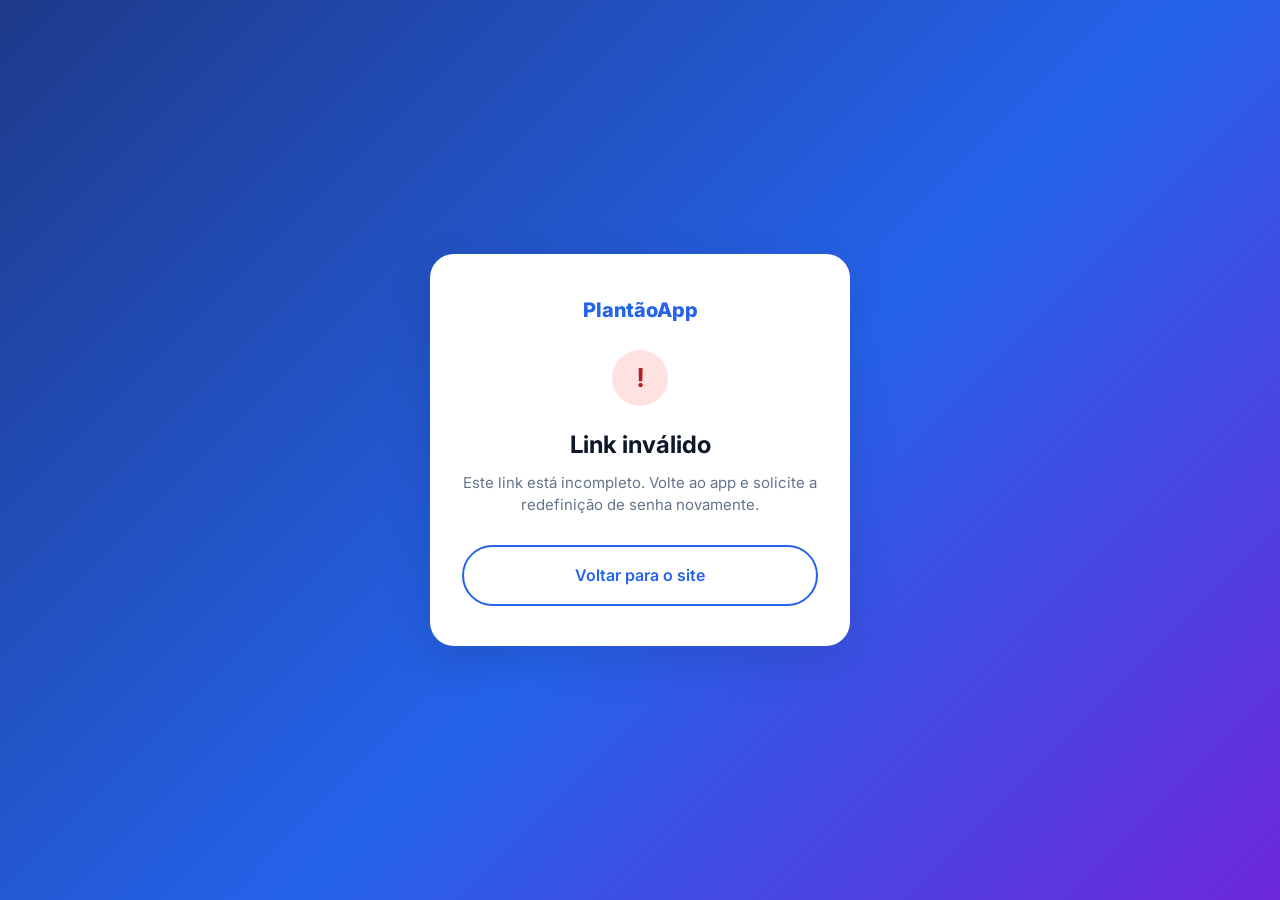
<file: reset-password.html>
<!DOCTYPE html>
<html lang="pt-BR">
<head>
  <meta charset="UTF-8">
  <meta name="viewport" content="width=device-width, initial-scale=1.0">
  <meta name="robots" content="noindex">
  <title>Redefinir senha · PlantãoApp</title>
  <link rel="preconnect" href="https://fonts.googleapis.com">
  <link rel="preconnect" href="https://fonts.gstatic.com" crossorigin>
  <link href="https://fonts.googleapis.com/css2?family=Inter:wght@400;500;600;700;800&display=swap" rel="stylesheet">
  <link rel="stylesheet" href="styles.css">
</head>
<body class="reset-page">

  <div class="reset-shell">
    <div class="reset-card">
      <a href="index.html" class="reset-logo">PlantãoApp</a>

      <!-- Estado: formulário de nova senha -->
      <div id="reset-state-form">
        <h1>Criar nova senha</h1>
        <p class="reset-subtitle">Escolha uma nova senha para acessar sua conta.</p>

        <form id="reset-form" novalidate>
          <label class="reset-label" for="password">Nova senha</label>
          <div class="reset-input-wrap">
            <input type="password" id="password" name="password" minlength="8" required
                   autocomplete="new-password" placeholder="Mínimo de 8 caracteres">
            <button type="button" class="reset-toggle" data-target="password" aria-label="Mostrar senha">👁</button>
          </div>

          <label class="reset-label" for="confirm-password">Confirmar nova senha</label>
          <div class="reset-input-wrap">
            <input type="password" id="confirm-password" name="confirm-password" minlength="8" required
                   autocomplete="new-password" placeholder="Repita a senha">
            <button type="button" class="reset-toggle" data-target="confirm-password" aria-label="Mostrar senha">👁</button>
          </div>

          <p class="reset-error" id="reset-error" role="alert" hidden></p>

          <button type="submit" class="btn btn-primary btn-full btn-large" id="reset-submit">Redefinir senha</button>
        </form>
      </div>

      <!-- Estado: sucesso -->
      <div id="reset-state-success" hidden>
        <div class="reset-icon reset-icon-success">✓</div>
        <h1>Senha redefinida!</h1>
        <p class="reset-subtitle">Sua senha foi alterada com sucesso. Volte ao app e faça login com a nova senha.</p>
        <a href="index.html" class="btn btn-primary btn-full btn-large">Voltar para o site</a>
      </div>

      <!-- Estado: link inválido/expirado ou incompleto -->
      <div id="reset-state-invalid" hidden>
        <div class="reset-icon reset-icon-error">!</div>
        <h1>Link inválido</h1>
        <p class="reset-subtitle" id="reset-invalid-message">
          Este link de redefinição é inválido ou já expirou. Volte ao app e solicite um novo link.
        </p>
        <a href="index.html" class="btn btn-outline btn-full btn-large">Voltar para o site</a>
      </div>
    </div>
  </div>

  <script src="reset-password.js"></script>
</body>
</html>
</file>
<file: styles.css>
/* ============================================================
   VARIÁVEIS GLOBAIS
   ============================================================ */
:root {
  --primary:        #2563EB;
  --primary-dark:   #1D4ED8;
  --primary-light:  #EFF6FF;
  --secondary:      #7C3AED;
  --gradient:       linear-gradient(135deg, #2563EB 0%, #7C3AED 100%);
  --gradient-hero:  linear-gradient(135deg, #1E3A8A 0%, #2563EB 55%, #6D28D9 100%);

  --text-dark:  #0F172A;
  --text-body:  #334155;
  --text-muted: #64748B;
  --text-light: #94A3B8;

  --bg-white: #FFFFFF;
  --bg-gray:  #F8FAFC;
  --bg-light: #F1F5F9;
  --border:   #E2E8F0;

  --shadow-sm: 0 2px 8px rgba(0,0,0,.06);
  --shadow:    0 4px 20px rgba(0,0,0,.08);
  --shadow-md: 0 8px 32px rgba(0,0,0,.10);
  --shadow-lg: 0 16px 48px rgba(0,0,0,.12);
  --shadow-primary: 0 8px 24px rgba(37,99,235,.28);

  --radius-sm: 8px;
  --radius:    12px;
  --radius-md: 16px;
  --radius-lg: 24px;
  --radius-xl: 32px;
  --radius-full: 9999px;

  --transition: .25s ease;
  --nav-height: 72px;
  --section-pad: 96px;
}

/* ============================================================
   RESET & BASE
   ============================================================ */
*, *::before, *::after { box-sizing: border-box; margin: 0; padding: 0; }

html { scroll-behavior: smooth; -webkit-text-size-adjust: 100%; }

body {
  font-family: 'Inter', -apple-system, BlinkMacSystemFont, 'Segoe UI', sans-serif;
  font-size: 16px;
  line-height: 1.6;
  color: var(--text-body);
  background: var(--bg-white);
  overflow-x: hidden;
}

img  { max-width: 100%; height: auto; display: block; }
a    { text-decoration: none; color: inherit; }
ul   { list-style: none; }

/* ============================================================
   UTILITÁRIOS
   ============================================================ */
.container {
  max-width: 1200px;
  margin: 0 auto;
  padding: 0 24px;
}

.section { padding: var(--section-pad) 0; }

/* ============================================================
   BOTÕES
   ============================================================ */
.btn {
  display: inline-flex;
  align-items: center;
  gap: 8px;
  padding: 12px 24px;
  border-radius: var(--radius-full);
  font-weight: 600;
  font-size: 15px;
  cursor: pointer;
  border: 2px solid transparent;
  transition: all var(--transition);
  position: relative;
  overflow: hidden;
  white-space: nowrap;
}

.btn-primary {
  background: var(--gradient);
  color: #fff;
  box-shadow: var(--shadow-primary);
}
.btn-primary:hover { transform: translateY(-2px); box-shadow: 0 12px 32px rgba(37,99,235,.38); }

.btn-outline {
  background: transparent;
  color: var(--primary);
  border-color: var(--primary);
}
.btn-outline:hover { background: var(--primary-light); transform: translateY(-2px); }

.btn-white {
  background: #fff;
  color: var(--primary);
  box-shadow: var(--shadow-md);
}
.btn-white:hover { transform: translateY(-2px); box-shadow: var(--shadow-lg); }

.btn-outline-white {
  background: transparent;
  color: #fff;
  border-color: rgba(255,255,255,.5);
}
.btn-outline-white:hover {
  background: rgba(255,255,255,.15);
  border-color: #fff;
  transform: translateY(-2px);
}

.btn-large { padding: 16px 32px; font-size: 16px; }
.btn-full  { width: 100%; justify-content: center; }

/* Ripple */
.btn-ripple .ripple {
  position: absolute;
  border-radius: 50%;
  background: rgba(255,255,255,.3);
  transform: scale(0);
  animation: rippleAnim .6s linear;
  pointer-events: none;
}
@keyframes rippleAnim { to { transform: scale(4); opacity: 0; } }

/* ============================================================
   BADGES
   ============================================================ */
.badge {
  display: inline-flex;
  align-items: center;
  padding: 6px 16px;
  border-radius: var(--radius-full);
  font-size: 13px;
  font-weight: 600;
  letter-spacing: .02em;
}
.badge-hero {
  background: rgba(255,255,255,.15);
  color: #fff;
  border: 1px solid rgba(255,255,255,.3);
  backdrop-filter: blur(8px);
  margin-bottom: 20px;
}
.badge-section {
  background: var(--primary-light);
  color: var(--primary);
  margin-bottom: 16px;
}

/* ============================================================
   NAVBAR
   ============================================================ */
.navbar {
  position: fixed;
  top: 0; left: 0; right: 0;
  z-index: 1000;
  height: var(--nav-height);
  background: transparent;
  transition: background var(--transition), box-shadow var(--transition);
}
.navbar.scrolled {
  background: rgba(255,255,255,.96);
  backdrop-filter: blur(16px);
  box-shadow: 0 1px 0 var(--border), var(--shadow-sm);
}

.nav-container {
  display: flex;
  align-items: center;
  justify-content: space-between;
  height: 100%;
}

.logo {
  font-size: 22px;
  font-weight: 800;
  color: #fff;
  letter-spacing: -.5px;
  transition: color var(--transition);
}
.navbar.scrolled .logo { color: var(--text-dark); }

.nav-links {
  display: flex;
  align-items: center;
  gap: 4px;
}

.nav-link {
  padding: 8px 14px;
  border-radius: var(--radius-sm);
  font-size: 15px;
  font-weight: 500;
  color: rgba(255,255,255,.85);
  transition: color var(--transition), background var(--transition);
}
.nav-link:hover { color: #fff; background: rgba(255,255,255,.12); }
.navbar.scrolled .nav-link { color: var(--text-body); }
.navbar.scrolled .nav-link:hover { color: var(--primary); background: var(--primary-light); }

.nav-actions { display: flex; align-items: center; gap: 12px; }

.nav-cta { font-size: 14px; padding: 10px 20px; }

/* Hamburger */
.hamburger {
  display: none;
  flex-direction: column;
  gap: 5px;
  background: none;
  border: none;
  cursor: pointer;
  padding: 4px;
}
.hamburger span {
  display: block;
  width: 24px; height: 2px;
  background: #fff;
  border-radius: 2px;
  transition: transform var(--transition), opacity var(--transition);
}
.navbar.scrolled .hamburger span { background: var(--text-dark); }
.hamburger.active span:nth-child(1) { transform: translateY(7px) rotate(45deg); }
.hamburger.active span:nth-child(2) { opacity: 0; transform: scaleX(0); }
.hamburger.active span:nth-child(3) { transform: translateY(-7px) rotate(-45deg); }

/* ============================================================
   HERO
   ============================================================ */
.hero {
  min-height: 100vh;
  background: var(--gradient-hero);
  position: relative;
  overflow: hidden;
  display: flex;
  align-items: center;
  padding-top: var(--nav-height);
}

/* Círculos decorativos */
.hero-circles { position: absolute; inset: 0; pointer-events: none; overflow: hidden; }
.circle { position: absolute; border-radius: 50%; }
.c1 { width: 640px; height: 640px; top: -180px; right: -80px;  background: rgba(255,255,255,.04); }
.c2 { width: 420px; height: 420px; bottom: -120px; left: -160px; background: rgba(255,255,255,.03); }
.c3 { width: 220px; height: 220px; top: 38%; left: 44%; background: rgba(124,58,237,.12); }

.hero-container {
  display: grid;
  grid-template-columns: 1fr 1fr;
  gap: 64px;
  align-items: center;
  padding-top: 60px;
  padding-bottom: 100px;
  position: relative;
  z-index: 1;
}

.hero-text {
  display: flex;
  flex-direction: column;
  align-items: flex-start;
}

/* Entrada animada dos elementos do hero */
.hero-text > * { animation: heroEntry .7s ease backwards; }
.badge-hero        { animation-delay: .1s; }
.hero-title        { animation-delay: .2s; }
.hero-subtitle     { animation-delay: .32s; }
.hero-cta          { animation-delay: .44s; }
.hero-note         { animation-delay: .54s; }
.hero-visual       { animation: heroEntry .8s ease .25s backwards; }

@keyframes heroEntry {
  from { opacity: 0; transform: translateY(22px); }
  to   { opacity: 1; transform: translateY(0); }
}

.hero-title {
  font-size: clamp(34px, 4.5vw, 56px);
  font-weight: 800;
  color: #fff;
  line-height: 1.15;
  letter-spacing: -1px;
  margin-bottom: 20px;
}

.hero-subtitle {
  font-size: 18px;
  color: rgba(255,255,255,.8);
  line-height: 1.7;
  margin-bottom: 36px;
  max-width: 440px;
}

.hero-cta { display: flex; flex-wrap: wrap; gap: 12px; margin-bottom: 24px; }

.hero-note {
  display: flex;
  align-items: center;
  gap: 8px;
  font-size: 14px;
  color: rgba(255,255,255,.6);
}

.dot-green {
  width: 8px; height: 8px;
  border-radius: 50%;
  background: #4ADE80;
  box-shadow: 0 0 0 3px rgba(74,222,128,.2);
  flex-shrink: 0;
}

/* Onda de transição */
.hero-wave { position: absolute; bottom: -1px; left: 0; right: 0; line-height: 0; }
.hero-wave svg { width: 100%; height: 60px; }

/* ============================================================
   PHONE MOCKUP
   ============================================================ */
.hero-visual { display: flex; justify-content: center; align-items: center; }

.phone-mockup {
  width: 300px;
  height: 600px;
  background: #1A2333;
  border-radius: 44px;
  border: 8px solid #2D3F55;
  box-shadow:
    inset 0 0 0 2px rgba(255,255,255,.05),
    0 40px 80px rgba(0,0,0,.45),
    0 0 0 .5px rgba(255,255,255,.08);
  position: relative;
  overflow: hidden;
  animation: float 5s ease-in-out infinite;
}

.phone-notch {
  position: absolute;
  top: 0; left: 50%;
  transform: translateX(-50%);
  width: 100px; height: 26px;
  background: #1A2333;
  border-radius: 0 0 18px 18px;
  z-index: 10;
}

.phone-screen {
  position: absolute;
  inset: 0;
  background: #F0F4F8;
  border-radius: 36px;
  overflow: hidden;
}

.phone-screenshot {
  width: 100%;
  height: 100%;
  object-fit: cover;
}

@keyframes float {
  0%, 100% { transform: translateY(0); }
  50%       { transform: translateY(-14px); }
}

/* ============================================================
   SECTION HEADERS
   ============================================================ */
.section-header {
  text-align: center;
  max-width: 640px;
  margin: 0 auto 64px;
  display: flex;
  flex-direction: column;
  align-items: center;
}
.section-header h2 {
  font-size: clamp(26px, 3.5vw, 40px);
  font-weight: 800;
  color: var(--text-dark);
  letter-spacing: -.5px;
  line-height: 1.2;
  margin-bottom: 14px;
}
.section-header p { font-size: 17px; color: var(--text-muted); line-height: 1.7; }

/* ============================================================
   FEATURES
   ============================================================ */
.features-section { background: var(--bg-white); }

.features-grid {
  display: grid;
  grid-template-columns: repeat(3, 1fr);
  gap: 24px;
}

.feature-card {
  background: var(--bg-white);
  border: 1px solid var(--border);
  border-radius: var(--radius-lg);
  padding: 32px;
  transition: all var(--transition);
}
.feature-card:hover {
  transform: translateY(-5px);
  box-shadow: var(--shadow-lg);
  border-color: transparent;
}

.feature-icon {
  width: 56px; height: 56px;
  border-radius: var(--radius);
  background: var(--primary-light);
  display: flex;
  align-items: center;
  justify-content: center;
  font-size: 26px;
  margin-bottom: 20px;
  transition: background var(--transition);
}
.feature-card:hover .feature-icon { background: var(--gradient); }

.feature-card h3 { font-size: 18px; font-weight: 700; color: var(--text-dark); margin-bottom: 10px; }
.feature-card p  { font-size: 15px; color: var(--text-muted); line-height: 1.65; }

/* ============================================================
   SCREENSHOTS
   ============================================================ */
.screenshots-section { background: var(--bg-gray); }

.screenshots-grid {
  display: grid;
  grid-template-columns: repeat(3, 1fr);
  gap: 24px;
}

.screenshot-card { text-align: center; }

.screenshot-placeholder {
  background: var(--bg-light);
  border: 2px dashed var(--border);
  border-radius: var(--radius-lg);
  aspect-ratio: 9 / 16;
  max-height: 380px;
  display: flex;
  flex-direction: column;
  align-items: center;
  justify-content: center;
  gap: 12px;
  color: var(--text-light);
  transition: all var(--transition);
  overflow: hidden;
}
.screenshot-placeholder:hover { border-color: var(--primary); color: var(--primary); background: var(--primary-light); }
.screenshot-placeholder span { font-size: 13px; font-weight: 500; }

.screenshot-frame {
  background: var(--text-dark);
  border-radius: var(--radius-lg);
  aspect-ratio: 9 / 16;
  max-height: 460px;
  overflow: hidden;
  box-shadow: var(--shadow-md);
}
.screenshot-frame img {
  width: 100%;
  height: 100%;
  object-fit: cover;
  object-position: top;
}

.screenshot-label { margin-top: 14px; font-weight: 600; color: var(--text-body); font-size: 15px; }

/* ============================================================
   PRICING
   ============================================================ */
.pricing-section { background: var(--bg-white); }

.pricing-grid {
  display: grid;
  grid-template-columns: repeat(2, 1fr);
  gap: 24px;
  max-width: 800px;
  margin: 0 auto;
}

.pricing-card {
  background: var(--bg-white);
  border: 1px solid var(--border);
  border-radius: var(--radius-lg);
  padding: 36px;
  position: relative;
  transition: all var(--transition);
}
.pricing-card:hover { box-shadow: var(--shadow-md); }

.pricing-featured {
  background: var(--gradient);
  border-color: transparent;
  box-shadow: var(--shadow-primary);
}
.pricing-featured:hover { transform: translateY(-5px); box-shadow: 0 20px 60px rgba(37,99,235,.32); }

.popular-tag {
  position: absolute;
  top: -14px; left: 50%;
  transform: translateX(-50%);
  background: #F59E0B;
  color: #fff;
  font-size: 13px; font-weight: 700;
  padding: 4px 18px;
  border-radius: var(--radius-full);
  white-space: nowrap;
}

.plan-top { margin-bottom: 28px; }

.plan-name { font-size: 24px; font-weight: 800; color: var(--text-dark); margin-bottom: 6px; }
.pricing-featured .plan-name { color: #fff; }

.plan-desc { font-size: 14px; color: var(--text-muted); margin-bottom: 20px; }
.pricing-featured .plan-desc { color: rgba(255,255,255,.75); }

.plan-price { display: flex; align-items: baseline; gap: 3px; }
.price-currency { font-size: 20px; font-weight: 700; color: var(--text-body); }
.pricing-featured .price-currency { color: rgba(255,255,255,.8); }
.price-amount { font-size: 44px; font-weight: 800; color: var(--text-dark); line-height: 1; }
.pricing-featured .price-amount { color: #fff; }
.price-period { font-size: 14px; color: var(--text-muted); }
.pricing-featured .price-period { color: rgba(255,255,255,.7); }

.plan-features-list { display: flex; flex-direction: column; gap: 12px; margin-bottom: 28px; }

.plan-features-list li {
  display: flex;
  align-items: center;
  gap: 10px;
  font-size: 15px;
}

/* Ícone de check */
.feat-yes { color: var(--text-body); }
.feat-yes::before {
  content: "✓";
  display: inline-flex; align-items: center; justify-content: center;
  width: 20px; height: 20px;
  border-radius: 50%;
  background: #D1FAE5; color: #059669;
  font-size: 11px; font-weight: 900;
  flex-shrink: 0;
}
.pricing-featured .feat-yes { color: rgba(255,255,255,.9); }
.pricing-featured .feat-yes::before { background: rgba(255,255,255,.2); color: #fff; }

/* Ícone de X */
.feat-no { color: var(--text-light); }
.feat-no::before {
  content: "×";
  display: inline-flex; align-items: center; justify-content: center;
  width: 20px; height: 20px;
  border-radius: 50%;
  background: #FEE2E2; color: #EF4444;
  font-size: 14px; font-weight: 900;
  flex-shrink: 0;
}

/* Botão outline sobre fundo gradient (plano free sobreposto) */
.pricing-featured .btn-outline {
  border-color: rgba(255,255,255,.5);
  color: #fff;
}
.pricing-featured .btn-outline:hover {
  background: rgba(255,255,255,.15);
  border-color: #fff;
}

/* ============================================================
   DOWNLOAD
   ============================================================ */
.download-section {
  background: var(--bg-gray);
  padding: var(--section-pad) 0;
}

.download-inner {
  background: var(--gradient);
  border-radius: var(--radius-xl);
  padding: 64px;
  display: grid;
  grid-template-columns: 1fr auto;
  gap: 48px;
  align-items: center;
  box-shadow: 0 24px 80px rgba(37,99,235,.28);
  position: relative;
  overflow: hidden;
}
/* Círculo decorativo */
.download-inner::before {
  content: '';
  position: absolute;
  width: 420px; height: 420px;
  border-radius: 50%;
  background: rgba(255,255,255,.05);
  right: -100px; top: -100px;
  pointer-events: none;
}

.download-text h2 {
  font-size: clamp(22px, 3vw, 34px);
  font-weight: 800;
  color: #fff;
  margin-bottom: 10px;
  letter-spacing: -.5px;
}
.download-text p { font-size: 17px; color: rgba(255,255,255,.75); margin-bottom: 32px; }

.store-buttons { display: flex; flex-wrap: wrap; gap: 12px; margin-bottom: 24px; }

.store-btn {
  display: flex;
  align-items: center;
  gap: 12px;
  background: rgba(255,255,255,.15);
  border: 1px solid rgba(255,255,255,.3);
  border-radius: var(--radius-md);
  padding: 12px 20px;
  color: #fff;
  cursor: pointer;
  transition: all var(--transition);
  position: relative;
  overflow: hidden;
}
.store-btn:hover {
  background: rgba(255,255,255,.25);
  transform: translateY(-2px);
  box-shadow: 0 8px 24px rgba(0,0,0,.15);
}

.store-text { display: flex; flex-direction: column; }
.store-text small  { font-size: 11px; opacity: .75; }
.store-text strong { font-size: 16px; font-weight: 700; }

.download-contact { font-size: 14px; color: rgba(255,255,255,.65); }
.download-contact a { color: rgba(255,255,255,.9); text-decoration: underline; text-underline-offset: 3px; }

.download-illustration { display: flex; align-items: center; justify-content: center; }

.dl-circle {
  width: 140px; height: 140px;
  background: rgba(255,255,255,.1);
  border-radius: 50%;
  display: flex; align-items: center; justify-content: center;
  font-size: 64px;
  border: 1px solid rgba(255,255,255,.2);
  animation: pulse 3s ease-in-out infinite;
}

@keyframes pulse {
  0%, 100% { transform: scale(1); }
  50%       { transform: scale(1.06); }
}

/* ============================================================
   FOOTER
   ============================================================ */
.footer {
  background: var(--text-dark);
  padding: 64px 0 0;
}

.footer-grid {
  display: grid;
  grid-template-columns: 2fr 1fr 1fr;
  gap: 48px;
  padding-bottom: 48px;
  border-bottom: 1px solid rgba(255,255,255,.08);
}

.footer-logo {
  font-size: 22px; font-weight: 800;
  color: #fff;
  display: block;
  margin-bottom: 14px;
}
.footer-desc { font-size: 15px; color: rgba(255,255,255,.5); line-height: 1.7; max-width: 280px; }

.footer-heading {
  font-size: 13px; font-weight: 700;
  color: rgba(255,255,255,.6);
  text-transform: uppercase; letter-spacing: .08em;
  margin-bottom: 18px;
}

.footer-links { display: flex; flex-direction: column; gap: 10px; }
.footer-links a { font-size: 15px; color: rgba(255,255,255,.5); transition: color var(--transition); }
.footer-links a:hover { color: #fff; }

.footer-bottom { padding: 24px 0; text-align: center; }
.footer-bottom p { font-size: 14px; color: rgba(255,255,255,.3); }

/* ============================================================
   ANIMAÇÕES DE SCROLL
   ============================================================ */
.fade-in {
  opacity: 0;
  transform: translateY(24px);
  transition: opacity .6s ease, transform .6s ease;
}
.fade-in.visible { opacity: 1; transform: translateY(0); }

/* Stagger para feature cards */
.features-grid .feature-card:nth-child(2) { transition-delay: .1s; }
.features-grid .feature-card:nth-child(3) { transition-delay: .2s; }
.features-grid .feature-card:nth-child(4) { transition-delay: .05s; }
.features-grid .feature-card:nth-child(5) { transition-delay: .15s; }
.features-grid .feature-card:nth-child(6) { transition-delay: .25s; }

.screenshots-grid .screenshot-card:nth-child(2) { transition-delay: .1s; }
.screenshots-grid .screenshot-card:nth-child(3) { transition-delay: .2s; }
.pricing-grid .pricing-card:nth-child(2) { transition-delay: .12s; }

/* ============================================================
   RESPONSIVO — TABLET (≤ 900px)
   ============================================================ */
@media (max-width: 900px) {
  :root { --section-pad: 72px; }

  .hero-container {
    grid-template-columns: 1fr;
    text-align: center;
    gap: 48px;
  }
  .hero-text { align-items: center; }
  .hero-cta, .hero-note { justify-content: center; }

  .features-grid { grid-template-columns: repeat(2, 1fr); }

  .pricing-grid { grid-template-columns: 1fr; max-width: 420px; }

  .download-inner { grid-template-columns: 1fr; text-align: center; padding: 48px 40px; }
  .store-buttons { justify-content: center; }
  .download-illustration { display: none; }

  .footer-grid { grid-template-columns: 1fr 1fr; }
  .footer-brand { grid-column: 1 / -1; }
}

/* ============================================================
   RESPONSIVO — MOBILE (≤ 600px)
   ============================================================ */
@media (max-width: 600px) {
  :root { --section-pad: 56px; --nav-height: 64px; }

  /* Menu mobile */
  .hamburger { display: flex; }
  .nav-cta   { display: none; }

  .nav-links {
    position: fixed;
    top: var(--nav-height); left: 0; right: 0;
    background: #fff;
    flex-direction: column;
    gap: 0;
    padding: 12px 0;
    box-shadow: var(--shadow-md);
    transform: translateY(-8px);
    opacity: 0;
    pointer-events: none;
    transition: all var(--transition);
    z-index: 999;
  }
  .nav-links.open { transform: translateY(0); opacity: 1; pointer-events: all; }

  .nav-link {
    padding: 14px 24px !important;
    color: var(--text-body) !important;
    border-radius: 0 !important;
    width: 100%;
  }
  .nav-link:hover { background: var(--primary-light) !important; color: var(--primary) !important; }

  /* Hero */
  .hero-container { padding-top: 40px; padding-bottom: 80px; }
  .hero-title     { font-size: 30px; }
  .hero-subtitle  { font-size: 16px; }
  .btn-large      { padding: 14px 22px; font-size: 15px; }

  .phone-mockup { width: 210px; height: 420px; }

  /* Features */
  .features-grid { grid-template-columns: 1fr; }

  /* Screenshots */
  .screenshots-grid { grid-template-columns: 1fr; max-width: 280px; margin: 0 auto; }

  /* Download */
  .download-inner { padding: 40px 24px; border-radius: var(--radius-lg); }
  .store-btn { flex: 1 1 calc(50% - 6px); justify-content: center; }

  /* Footer */
  .footer-grid { grid-template-columns: 1fr; gap: 28px; }
  .footer-brand { grid-column: auto; }
}

/* ============================================================
   PÁGINA: REDEFINIR SENHA
   ============================================================ */
.reset-page {
  min-height: 100vh;
  display: flex;
  align-items: center;
  justify-content: center;
  background: var(--gradient-hero);
  padding: 24px;
}

.reset-shell { width: 100%; max-width: 420px; }

.reset-card {
  background: var(--bg-white);
  border-radius: var(--radius-lg);
  box-shadow: var(--shadow-lg);
  padding: 40px 32px;
}

.reset-logo {
  display: block;
  text-align: center;
  font-size: 20px;
  font-weight: 800;
  color: var(--primary);
  margin-bottom: 24px;
}

.reset-card h1 {
  font-size: 24px;
  font-weight: 700;
  color: var(--text-dark);
  text-align: center;
  margin-bottom: 8px;
}

.reset-subtitle {
  font-size: 15px;
  color: var(--text-muted);
  text-align: center;
  margin-bottom: 28px;
  line-height: 1.5;
}

.reset-label {
  display: block;
  font-size: 14px;
  font-weight: 600;
  color: var(--text-dark);
  margin-bottom: 6px;
}

.reset-input-wrap { position: relative; margin-bottom: 18px; }

.reset-input-wrap input {
  width: 100%;
  padding: 12px 44px 12px 16px;
  border: 2px solid var(--border);
  border-radius: var(--radius-sm);
  font-size: 15px;
  font-family: inherit;
  color: var(--text-dark);
  transition: border-color var(--transition);
}

.reset-input-wrap input:focus { outline: none; border-color: var(--primary); }

.reset-toggle {
  position: absolute;
  right: 6px;
  top: 50%;
  transform: translateY(-50%);
  background: none;
  border: none;
  cursor: pointer;
  font-size: 16px;
  padding: 6px;
  line-height: 1;
}

.reset-error {
  background: #FEF2F2;
  border: 1px solid #FECACA;
  color: #B91C1C;
  font-size: 14px;
  border-radius: var(--radius-sm);
  padding: 10px 14px;
  margin-bottom: 18px;
}

.reset-icon {
  width: 56px;
  height: 56px;
  border-radius: 50%;
  display: flex;
  align-items: center;
  justify-content: center;
  font-size: 26px;
  font-weight: 700;
  margin: 0 auto 20px;
}

.reset-icon-success { background: #DCFCE7; color: #15803D; }
.reset-icon-error   { background: #FEE2E2; color: #B91C1C; }

#reset-submit:disabled { opacity: .7; cursor: not-allowed; }

/* ============================================================
   PÁGINA DE POLÍTICAS
   ============================================================ */
.policy-hero {
  background: var(--gradient-hero);
  color: #fff;
  padding: 56px 0 64px;
}
.policy-hero .logo-link { font-size: 22px; font-weight: 800; color: #fff; letter-spacing: -.02em; }
.policy-hero h1 { font-size: clamp(30px, 5vw, 44px); font-weight: 800; line-height: 1.15; margin-top: 32px; }
.policy-hero p  { margin-top: 12px; max-width: 640px; color: rgba(255,255,255,.75); }
.policy-meta    { margin-top: 20px; font-size: 14px; color: rgba(255,255,255,.6); }

.policy-layout {
  display: grid;
  grid-template-columns: 260px minmax(0, 1fr);
  gap: 40px;
  padding: 48px 0 var(--section-pad);
  align-items: start;
}
.policy-toc {
  position: sticky;
  top: 24px;
  background: var(--bg-gray);
  border: 1px solid var(--border);
  border-radius: var(--radius-md);
  padding: 20px;
}
.policy-toc h2 { font-size: 13px; letter-spacing: .08em; text-transform: uppercase; color: var(--text-muted); margin-bottom: 12px; }
.policy-toc ol { list-style: none; display: flex; flex-direction: column; gap: 8px; }
.policy-toc a  { font-size: 14px; color: var(--text-body); transition: color var(--transition); }
.policy-toc a:hover { color: var(--primary); }

.policy-section {
  background: var(--bg-white);
  border: 1px solid var(--border);
  border-radius: var(--radius-md);
  box-shadow: var(--shadow-sm);
  padding: 28px;
  margin-bottom: 20px;
  scroll-margin-top: 24px;
}
.policy-section h2 { font-size: 22px; font-weight: 700; color: var(--text-dark); margin-bottom: 14px; }
.policy-section h3 { font-size: 16px; font-weight: 600; color: var(--text-dark); margin: 20px 0 8px; }
.policy-section p  { margin-bottom: 12px; }
.policy-section p:last-child { margin-bottom: 0; }
.policy-section ul { list-style: disc; padding-left: 22px; display: flex; flex-direction: column; gap: 6px; margin-bottom: 12px; }
.policy-section a  { color: var(--primary); text-decoration: underline; }
.policy-note {
  background: var(--primary-light);
  border-left: 4px solid var(--primary);
  border-radius: var(--radius-sm);
  padding: 14px 16px;
  font-size: 15px;
  margin-top: 12px;
}
.policy-table-wrap { overflow-x: auto; margin-bottom: 12px; }
.policy-table { width: 100%; border-collapse: collapse; font-size: 14px; }
.policy-table th, .policy-table td { text-align: left; padding: 10px 12px; border-bottom: 1px solid var(--border); vertical-align: top; }
.policy-table th { background: var(--bg-light); color: var(--text-dark); font-weight: 600; }

@media (max-width: 860px) {
  .policy-layout { grid-template-columns: 1fr; gap: 24px; padding-top: 32px; }
  .policy-toc { position: static; }
  .policy-section { padding: 20px; }
}
</file>
